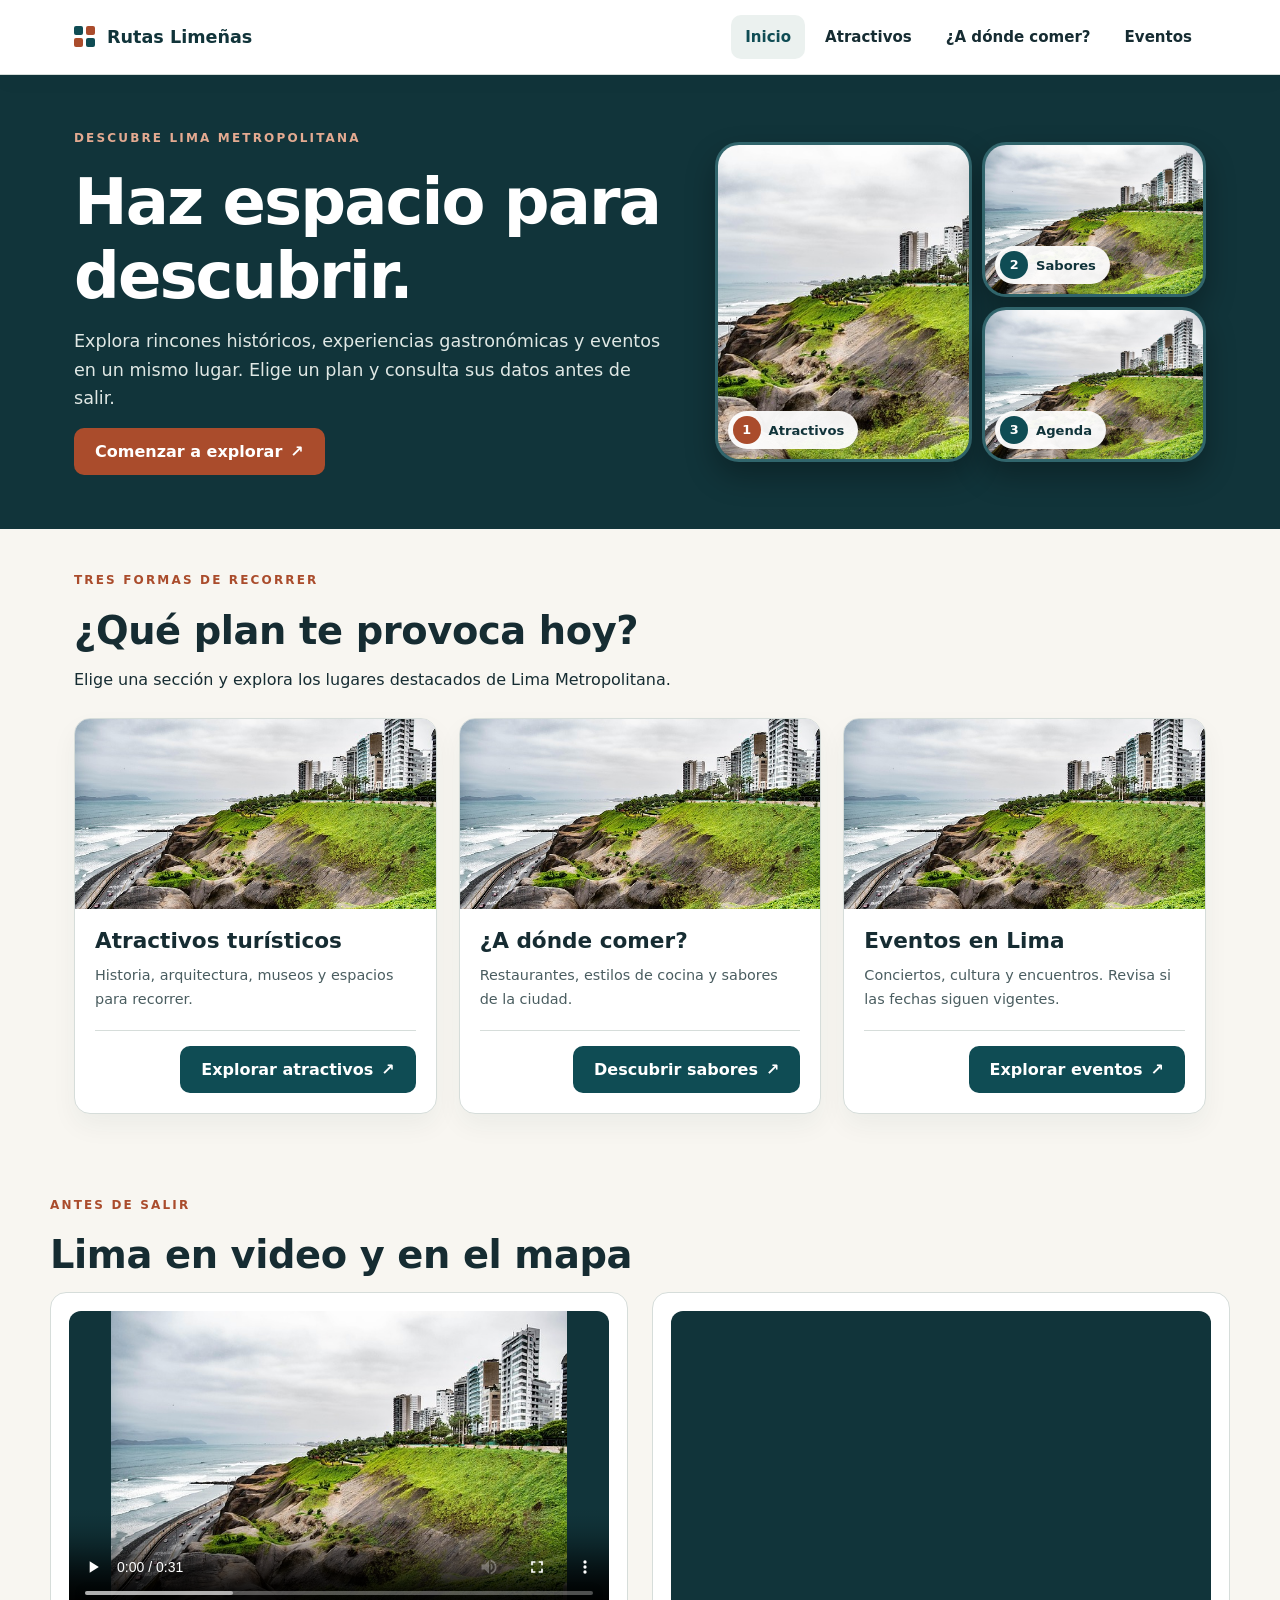
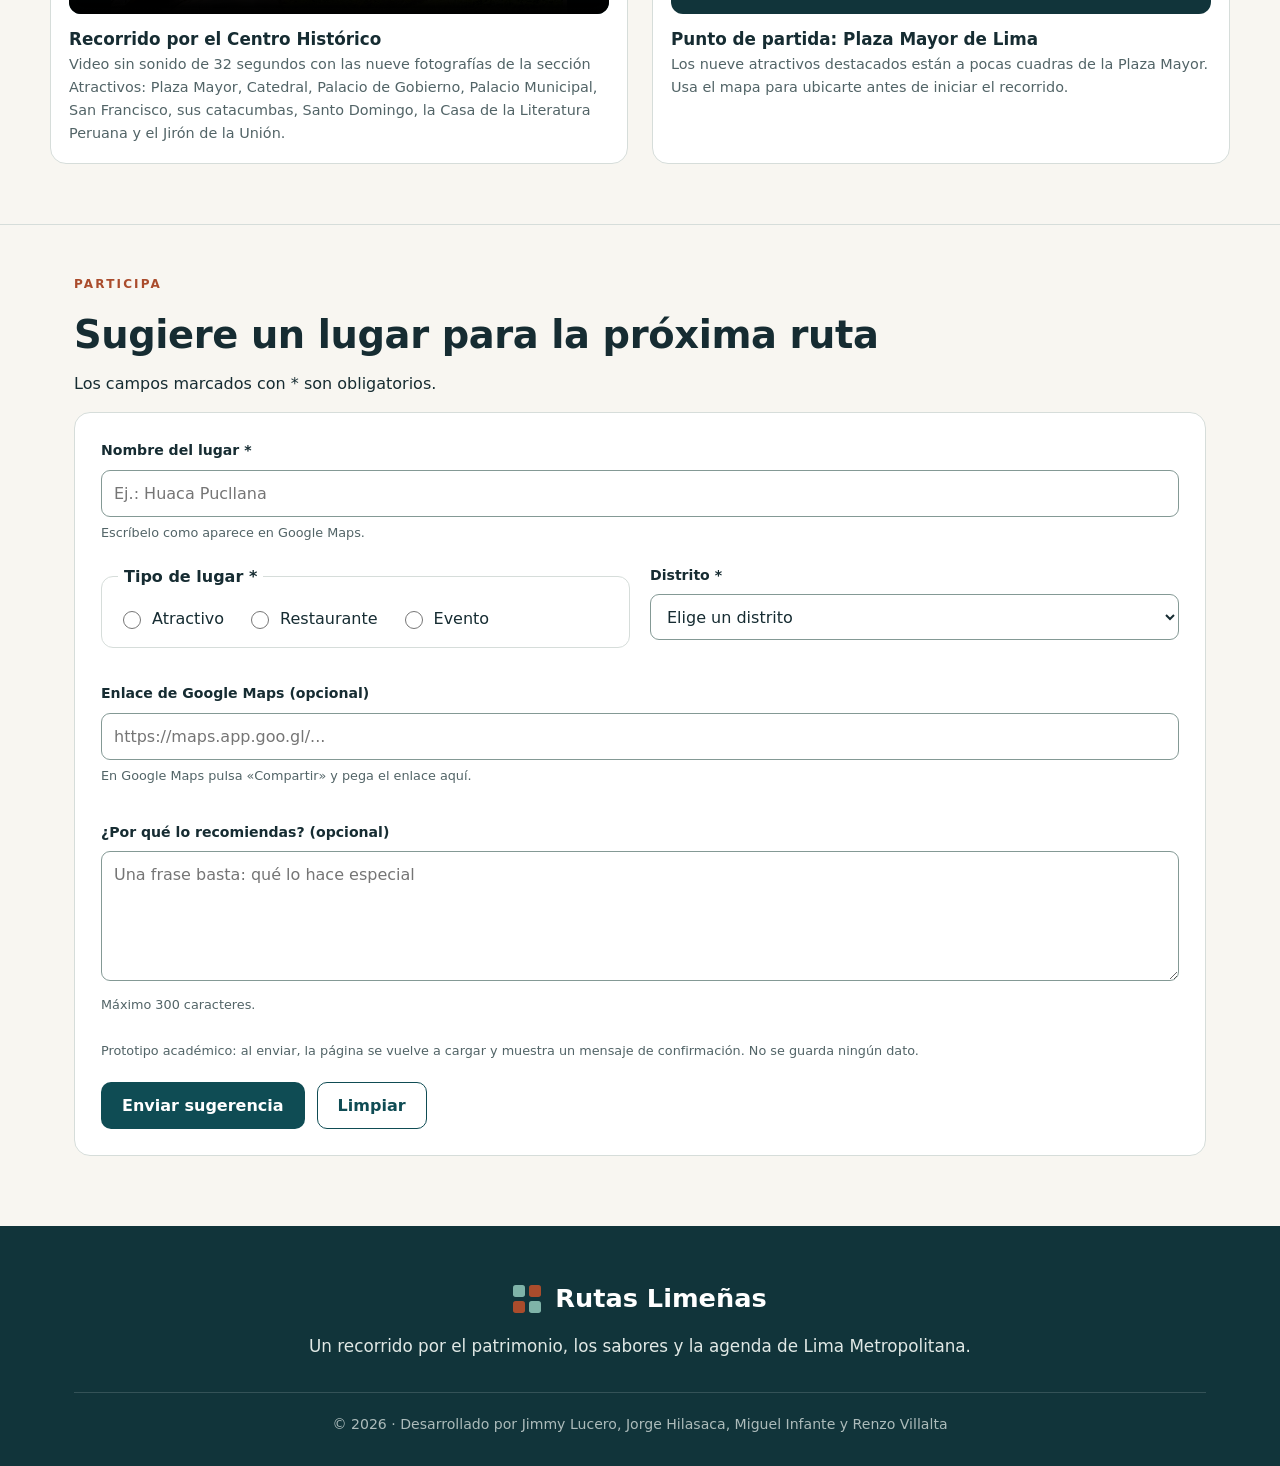
<file: index.html>
<!doctype html>
<!--
  ============================================================
  index.html · Portada de "Rutas Limeñas"
  ============================================================
-->
<html lang="es">
  <head>
    <meta charset="utf-8">
    <!-- Viewport: necesario para que las media queries funcionen en móviles -->
    <meta name="viewport" content="width=device-width, initial-scale=1">
    <meta name="theme-color" content="#11343a">
    <meta name="description" content="Rutas Limeñas reúne atractivos, restaurantes y eventos de Lima Metropolitana, con descripciones breves y enlaces a mapas.">
    <!-- Favicon -->
    <link rel="icon" href="imagenes/favicon.svg" type="image/svg+xml">
    <!-- Etiquetas para compartir (Open Graph). Sustituir SU-DOMINIO por el dominio real al publicar -->
    <meta property="og:type" content="website">
    <meta property="og:locale" content="es_PE">
    <meta property="og:site_name" content="Rutas Limeñas">
    <meta property="og:title" content="Rutas Limeñas">
    <meta property="og:description" content="Atractivos, restaurantes y eventos de Lima Metropolitana en un solo lugar.">
    <meta property="og:image" content="https://SU-DOMINIO/imagenes/grandes/atractivo_1.jpg">
    <title>Rutas Limeñas</title>

    <!-- Hoja de estilos externa: todo el diseño visual del sitio -->
    <link rel="stylesheet" href="css/estilos.css">
  </head>

  <body>
    <!-- Enlace de accesibilidad: salta directo al contenido con el teclado -->
    <a class="skip" href="#main">Saltar al contenido</a>

    <!-- ================= CABECERA ================= -->
    <header class="site-header">
      <div class="wrap nav">
        <!-- Logotipo: imagen SVG decorativa (el enlace ya tiene aria-label) -->
        <a class="brand" href="index.html" aria-label="Rutas Limeñas, ir al inicio">
          <img class="logo" src="imagenes/logo.svg" alt="" width="21" height="21">
          Rutas Limeñas
        </a>

        <!-- Menú móvil que se muestran en pantallas pequeñas. -->
        <input class="menu-check" type="checkbox" id="menu-check" aria-controls="nav-links">
        <label class="menu-toggle" for="menu-check">
          <span aria-hidden="true">☰</span> Menú
        </label>

        <!-- Navegación principal: aria-current marca la página actual -->
        <nav class="links" id="nav-links" aria-label="Navegación principal">
          <a href="index.html" aria-current="page">Inicio</a>
          <a href="atractivos.html">Atractivos</a>
          <a href="restaurantes.html">¿A dónde comer?</a>
          <a href="eventos.html">Eventos</a>
        </nav>
      </div>
    </header>

    <!-- ================= CONTENIDO PRINCIPAL ================= -->
    <main id="main">
      <!-- HERO: dos columnas (texto + ilustración) organizadas con CSS Grid -->
      <section class="hero" aria-labelledby="hero-titulo">
        <div class="wrap hero-inner">
          <div class="hero-text">
            <p class="eyebrow">Descubre Lima Metropolitana</p>
            <h1 id="hero-titulo">Haz espacio para descubrir.</h1>
            <p>Explora rincones históricos, experiencias gastronómicas y eventos en un mismo lugar. Elige un plan y consulta sus datos antes de salir.</p>
            <a class="btn btn-accent" href="#secciones">Comenzar a explorar <span aria-hidden="true">↗</span></a>
          </div>

          <!--
            Mosaico de tres fotos (CSS Grid): una grande y dos apiladas.
            Cada foto lleva un pin numerado y la etiqueta de su sección.
          -->
          <div class="hero-visual">
            <div class="hero-art" role="group" aria-label="Vista previa de las tres secciones del sitio">
              <figure class="hero-tile tile-1">
                <img src="imagenes/miniaturas/atractivo_1.jpg" width="800" height="450" decoding="async"
                     alt="Plaza Mayor de Lima con jardines, palmeras y la Catedral al fondo">
                <figcaption><span class="pin pin-1" aria-hidden="true">1</span> Atractivos</figcaption>
              </figure>
              <figure class="hero-tile">
                <img src="imagenes/miniaturas/restaurante_8.jpg" width="800" height="600" decoding="async"
                     alt="Vista aérea de La Rosa Náutica, restaurante sobre un muelle en el mar de Lima">
                <figcaption><span class="pin" aria-hidden="true">2</span> Sabores</figcaption>
              </figure>
              <figure class="hero-tile">
                <img src="imagenes/miniaturas/evento_13.jpg" width="800" height="534" decoding="async"
                     alt="Concierto con músicos en el escenario iluminado de azul y morado">
                <figcaption><span class="pin" aria-hidden="true">3</span> Agenda</figcaption>
              </figure>
            </div>
          </div>
        </div>
      </section>

      <!-- ================= CATÁLOGO: TRES SECCIONES ================= -->
      <section class="wrap catalog" id="secciones" aria-labelledby="titulo-secciones">
        <p class="eyebrow">Tres formas de recorrer</p>
        <h2 id="titulo-secciones">¿Qué plan te provoca hoy?</h2>
        <p>Elige una sección y explora los lugares destacados de Lima Metropolitana.</p>

        <!-- Rejilla de tarjetas: 3 columnas en escritorio, 2 en tablet, 1 en móvil -->
        <div class="cards">
          <article class="card" aria-labelledby="t-home-atractivos">
            <figure class="card-media">
              <img src="imagenes/miniaturas/atractivo_1.jpg"
                   srcset="imagenes/miniaturas/atractivo_1.jpg 800w, imagenes/grandes/atractivo_1.jpg 1200w"
                   sizes="(max-width: 680px) 100vw, (max-width: 920px) 50vw, 380px"
                   width="800" height="450" loading="lazy" decoding="async"
                   alt="Plaza Mayor de Lima con jardines, palmeras y la Catedral al fondo">
            </figure>
            <div class="card-body">
              <h3 id="t-home-atractivos">Atractivos turísticos</h3>
              <p>Historia, arquitectura, museos y espacios para recorrer.</p>
              <div class="card-bottom">
                <a class="btn btn-primary" href="atractivos.html">Explorar atractivos <span aria-hidden="true">↗</span></a>
              </div>
            </div>
          </article>

          <article class="card" aria-labelledby="t-home-restaurantes">
            <figure class="card-media">
              <img src="imagenes/miniaturas/restaurante_8.jpg"
                   srcset="imagenes/miniaturas/restaurante_8.jpg 800w, imagenes/grandes/restaurante_8.jpg 1600w"
                   sizes="(max-width: 680px) 100vw, (max-width: 920px) 50vw, 380px"
                   width="800" height="600" loading="lazy" decoding="async"
                   alt="Vista aérea de La Rosa Náutica, restaurante sobre un muelle en el mar de Lima">
            </figure>
            <div class="card-body">
              <h3 id="t-home-restaurantes">¿A dónde comer?</h3>
              <p>Restaurantes, estilos de cocina y sabores de la ciudad.</p>
              <div class="card-bottom">
                <a class="btn btn-primary" href="restaurantes.html">Descubrir sabores <span aria-hidden="true">↗</span></a>
              </div>
            </div>
          </article>

          <article class="card" aria-labelledby="t-home-eventos">
            <figure class="card-media">
              <img src="imagenes/miniaturas/evento_13.jpg"
                   srcset="imagenes/miniaturas/evento_13.jpg 800w, imagenes/grandes/evento_13.jpg 1600w"
                   sizes="(max-width: 680px) 100vw, (max-width: 920px) 50vw, 380px"
                   width="800" height="534" loading="lazy" decoding="async"
                   alt="Concierto con músicos en el escenario iluminado de azul y morado">
            </figure>
            <div class="card-body">
              <h3 id="t-home-eventos">Eventos en Lima</h3>
              <p>Conciertos, cultura y encuentros. Revisa si las fechas siguen vigentes.</p>
              <div class="card-bottom">
                <a class="btn btn-primary" href="eventos.html">Explorar eventos <span aria-hidden="true">↗</span></a>
              </div>
            </div>
          </article>
        </div>
      </section>

      <!-- ================= MULTIMEDIA: VIDEO Y MAPA ================= -->
      <section class="wrap media" id="multimedia" aria-labelledby="titulo-multimedia">
        <p class="eyebrow">Antes de salir</p>
        <h2 id="titulo-multimedia">Lima en video y en el mapa</h2>

        <!-- Dos bloques con Flexbox que se apilan en pantallas angostas -->
        <div class="media-grid">
          <!--
            <video> con archivo local. controls muestra los botones del
            navegador; preload="metadata" evita descargar todo el video al
            abrir la página; poster es la imagen previa. (autoplay no se usa
            para no reproducir contenido sin que la persona lo pida).
          -->
          <figure class="media-item">
            <video controls preload="metadata" width="1280" height="720"
                   poster="imagenes/miniaturas/atractivo_1.jpg"
                   aria-describedby="video-descripcion">
              <!-- El navegador usa el primer formato que pueda reproducir -->
              <source src="multimedia/recorrido-centro-historico.mp4" type="video/mp4">
              <source src="multimedia/recorrido-centro-historico.webm" type="video/webm">
              <p>
                Tu navegador no reproduce video HTML5.
                <a href="multimedia/recorrido-centro-historico.mp4">Descarga el video</a>.
              </p>
            </video>
            <figcaption id="video-descripcion">
              <strong>Recorrido por el Centro Histórico</strong>
              Video sin sonido de 32 segundos con las nueve fotografías de la
              sección Atractivos: Plaza Mayor, Catedral, Palacio de Gobierno,
              Palacio Municipal, San Francisco, sus catacumbas, Santo Domingo,
              la Casa de la Literatura Peruana y el Jirón de la Unión.
            </figcaption>
          </figure>

          <!-- <iframe> de Google Maps: integración de un recurso externo -->
          <figure class="media-item">
            <iframe src="https://www.google.com/maps?q=Plaza%20Mayor%20de%20Lima%20Lima%20Peru&amp;hl=es&amp;output=embed"
                    title="Mapa del Centro Histórico de Lima alrededor de la Plaza Mayor"
                    width="600" height="338" loading="lazy"
                    referrerpolicy="no-referrer-when-downgrade"></iframe>
            <figcaption>
              <strong>Punto de partida: Plaza Mayor de Lima</strong>
              Los nueve atractivos destacados están a pocas cuadras de la Plaza
              Mayor. Usa el mapa para ubicarte antes de iniciar el recorrido.
            </figcaption>
          </figure>
        </div>
      </section>

      <!-- ================= FORMULARIO DE SUGERENCIAS ================= -->
      <section class="sugerencias" id="sugerencias" aria-labelledby="titulo-sugerencias">
        <div class="wrap">
          <p class="eyebrow">Participa</p>
          <h2 id="titulo-sugerencias">Sugiere un lugar para la próxima ruta</h2>
          <p>Los campos marcados con * son obligatorios.</p>

          <!--
            Mensaje de confirmación: oculto con CSS hasta que la dirección
            termina en #gracias. El formulario se envía a index.html#gracias,
            por eso la pseudoclase :target lo muestra al volver a cargar.
          -->
          <div class="gracias" id="gracias" role="status" tabindex="-1">
            <strong>¡Gracias por tu sugerencia!</strong>
            El navegador comprobó que los campos están completos. Este sitio es
            estático: no envía ni guarda tus datos en ningún servidor.
          </div>

          <!--
            Validación nativa de HTML5: required, type="url", pattern, minlength y
            maxlength. El navegador no permite enviar si algo falta.
            method="get" y action a la misma página porque el sitio no tiene
            servidor que reciba los datos.
          -->
          <form class="form" action="index.html#gracias" method="get" aria-describedby="nota-formulario">
            <!-- 1. Nombre del lugar: el dato clave de la sugerencia -->
            <div class="field ancho-completo">
              <label for="lugar">Nombre del lugar *</label>
              <input id="lugar" name="lugar" type="text" minlength="3" maxlength="120"
                     placeholder="Ej.: Huaca Pucllana" required aria-describedby="ayuda-lugar">
              <p class="hint" id="ayuda-lugar">Escríbelo como aparece en Google Maps.</p>
            </div>

            <!-- 2. Tipo de lugar: indica a qué sección se agregaría -->
            <fieldset>
              <legend>Tipo de lugar *</legend>
              <div class="opciones">
                <label><input type="radio" name="tipo" value="atractivo" required> Atractivo</label>
                <label><input type="radio" name="tipo" value="restaurante"> Restaurante</label>
                <label><input type="radio" name="tipo" value="evento"> Evento</label>
              </div>
            </fieldset>

            <!-- 3. Distrito -->
            <div class="field">
              <label for="distrito">Distrito *</label>
                <select id="distrito" name="distrito" required>
                  <option value="">Elige un distrito</option>
                  <option value="barranco">Barranco</option>
                  <option value="chorrillos">Chorrillos</option>
                  <option value="la-molina">La Molina</option>
                  <option value="lima">Lima</option>
                  <option value="lurin">Lurín</option>
                  <option value="magdalena-del-mar">Magdalena del Mar</option>
                  <option value="miraflores">Miraflores</option>
                  <option value="pueblo-libre">Pueblo Libre</option>
                  <option value="rimac">Rímac</option>
                  <option value="san-borja">San Borja</option>
                  <option value="san-isidro">San Isidro</option>
                  <option value="san-miguel">San Miguel</option>
                  <option value="santiago-de-surco">Santiago de Surco</option>
                  <option value="surquillo">Surquillo</option>
                </select>
            </div>

            <!--
              4. Enlace de Google Maps (opcional). type="url" + pattern: el
              navegador solo acepta enlaces de Google Maps (o vacío).
            -->
            <div class="field ancho-completo">
              <label for="mapa">Enlace de Google Maps (opcional)</label>
              <input id="mapa" name="mapa" type="url" inputmode="url" maxlength="300"
                     placeholder="https://maps.app.goo.gl/..."
                     pattern="https://(www\.)?(google\.[a-z.]+/maps|maps\.app\.goo\.gl|goo\.gl/maps).*"
                     title="Pega un enlace de Google Maps, por ejemplo https://maps.app.goo.gl/..."
                     aria-describedby="ayuda-mapa">
              <p class="hint" id="ayuda-mapa">En Google Maps pulsa «Compartir» y pega el enlace aquí.</p>
            </div>

            <!-- 5. Motivo (opcional, una frase basta) -->
            <div class="field ancho-completo">
              <label for="mensaje">¿Por qué lo recomiendas? (opcional)</label>
              <textarea id="mensaje" name="mensaje" rows="3" maxlength="300"
                        placeholder="Una frase basta: qué lo hace especial"
                        aria-describedby="ayuda-mensaje"></textarea>
              <p class="hint" id="ayuda-mensaje">Máximo 300 caracteres.</p>
            </div>

            <p class="hint ancho-completo" id="nota-formulario">
              Prototipo académico: al enviar, la página se vuelve a cargar y muestra
              un mensaje de confirmación. No se guarda ningún dato.
            </p>

            <div class="form-actions ancho-completo">
              <button class="btn btn-primary" type="submit">Enviar sugerencia</button>
              <button class="btn btn-light" type="reset">Limpiar</button>
            </div>
          </form>
        </div>
      </section>
    </main>

    <!-- ================= PIE DE PÁGINA ================= -->
    <footer class="site-footer">
      <!-- Composición centrada: marca, frase y, bajo una línea, el año y los autores -->
      <div class="wrap footer-inner">
        <a class="brand brand-footer" href="index.html" aria-label="Rutas Limeñas, ir al inicio">
          <img class="logo" src="imagenes/logo-claro.svg" alt="" width="28" height="28">
          Rutas Limeñas
        </a>
        <p class="footer-lema">Un recorrido por el patrimonio, los sabores y la agenda de Lima Metropolitana.</p>

        <p class="footer-bottom">
          © 2026 · Desarrollado por Jimmy Lucero, Jorge Hilasaca, Miguel Infante y Renzo Villalta
        </p>
      </div>
    </footer>
  </body>
</html>
</file>
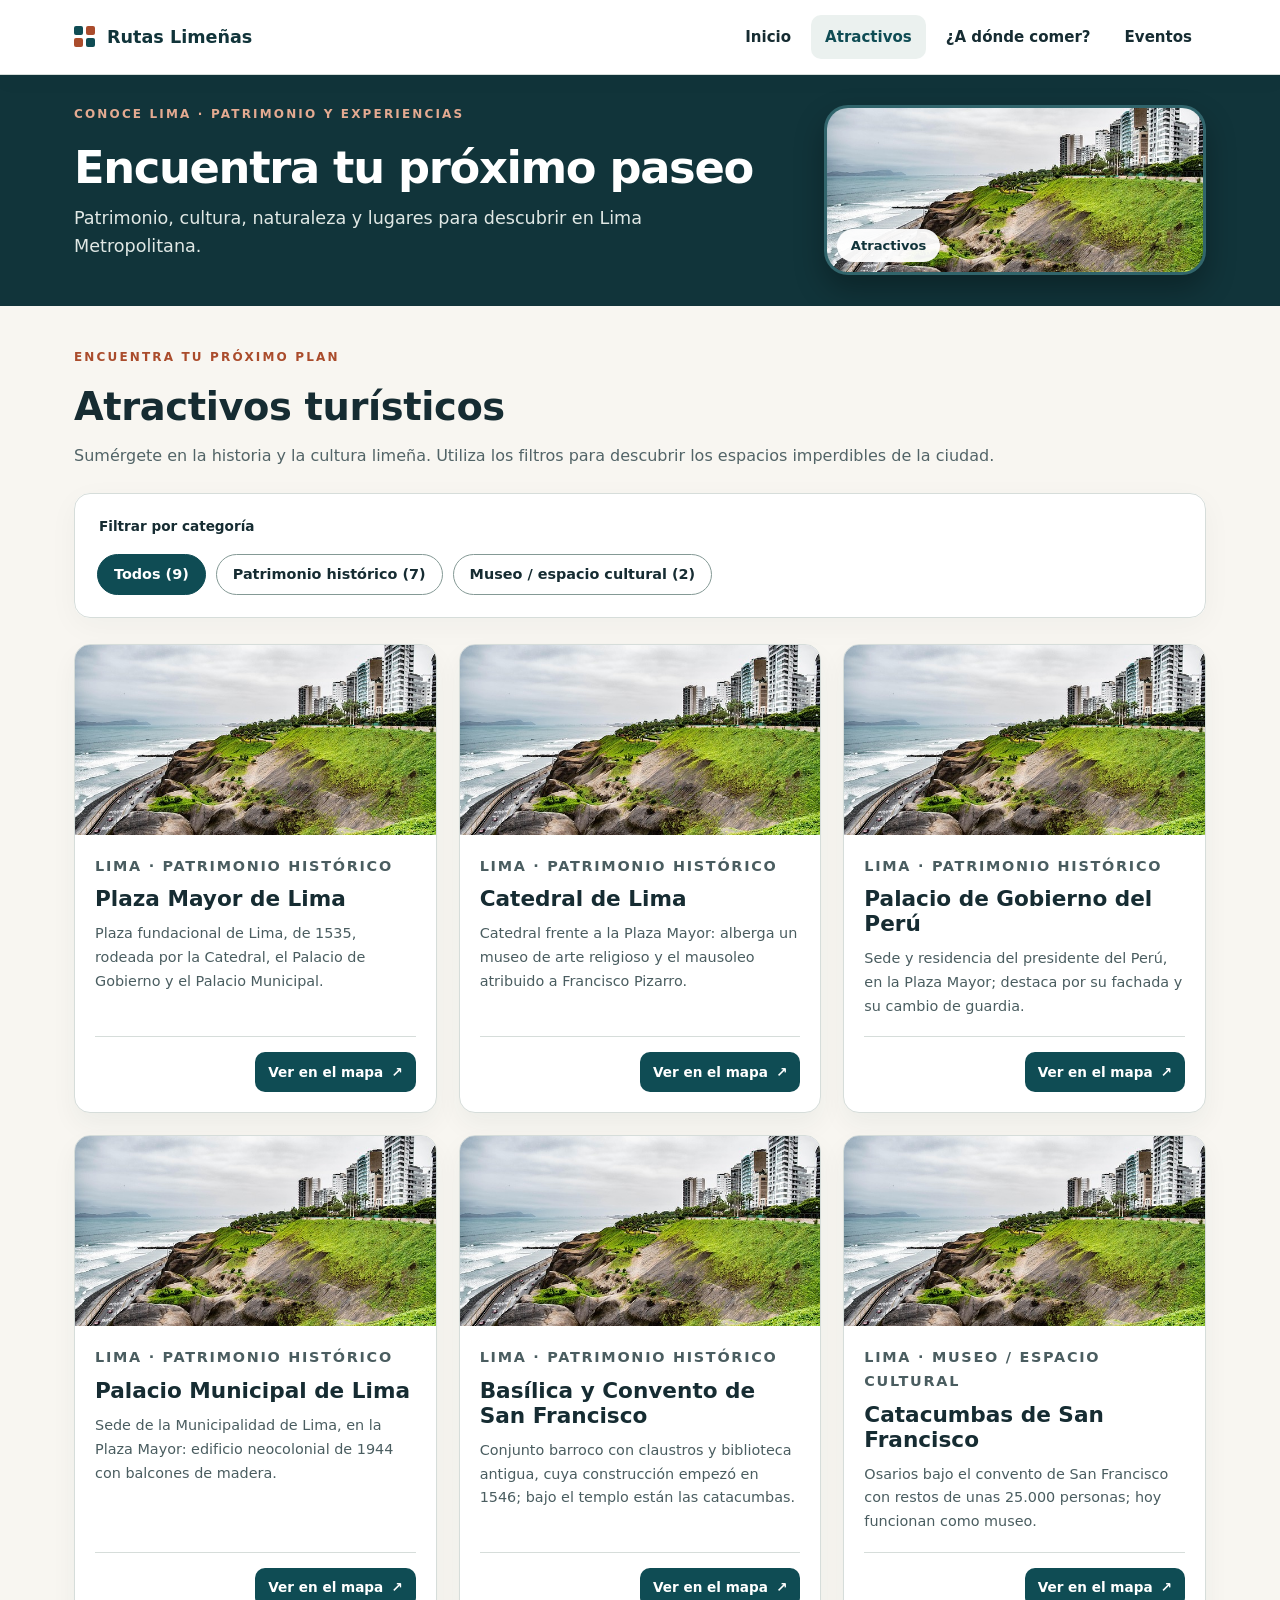
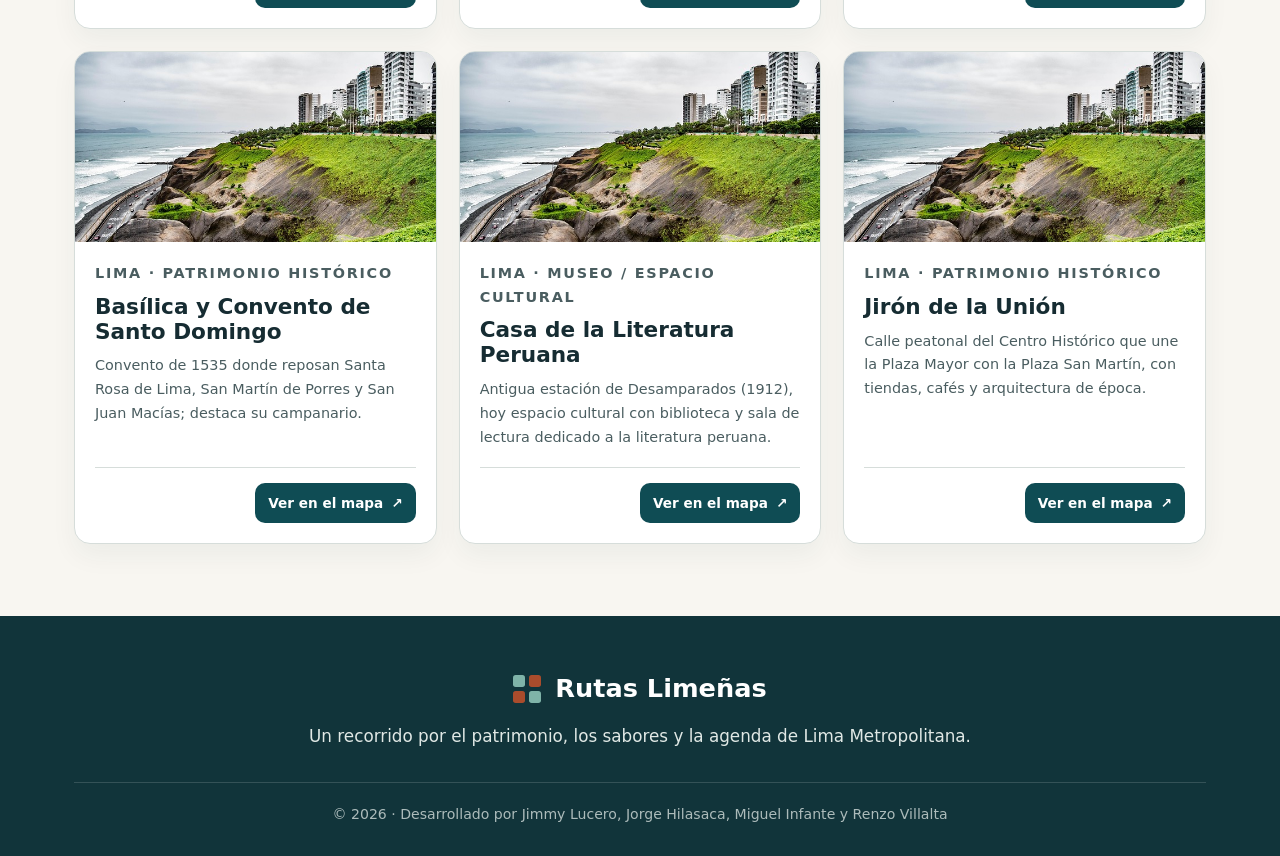
<file: atractivos.html>
<!doctype html>
<!--
  ============================================================
  atractivos.html · Sección "Atractivos turísticos" de "Rutas Limeñas"
  ============================================================
-->
<html lang="es">
  <head>
    <meta charset="utf-8">
    <!-- Viewport: necesario para que las media queries funcionen en móviles -->
    <meta name="viewport" content="width=device-width, initial-scale=1">
    <meta name="theme-color" content="#11343a">
    <meta name="description" content="Nueve atractivos del centro histórico de Lima: plazas, iglesias, palacios, catacumbas y casas culturales, con filtro por categoría y enlace al mapa.">
    <!-- Favicon -->
    <link rel="icon" href="imagenes/favicon.svg" type="image/svg+xml">
    <!-- Etiquetas para compartir (Open Graph). Sustituir SU-DOMINIO por el dominio real al publicar -->
    <meta property="og:type" content="website">
    <meta property="og:locale" content="es_PE">
    <meta property="og:site_name" content="Rutas Limeñas">
    <meta property="og:title" content="Atractivos turísticos | Rutas Limeñas">
    <meta property="og:description" content="Nueve atractivos del centro histórico de Lima, con filtro por categoría y enlace al mapa.">
    <meta property="og:image" content="https://SU-DOMINIO/imagenes/grandes/atractivo_1.jpg">
    <title>Atractivos turísticos | Rutas Limeñas</title>

    <!-- Hoja de estilos externa: todo el diseño visual del sitio -->
    <link rel="stylesheet" href="css/estilos.css">
  </head>

  <body>
    <!-- Enlace de accesibilidad: salta directo al contenido con el teclado -->
    <a class="skip" href="#main">Saltar al contenido</a>

    <!-- ================= CABECERA ================= -->
    <header class="site-header">
      <div class="wrap nav">
        <!-- Logotipo: imagen SVG decorativa (el enlace ya tiene aria-label) -->
        <a class="brand" href="index.html" aria-label="Rutas Limeñas, ir al inicio">
          <img class="logo" src="imagenes/logo.svg" alt="" width="21" height="21">
          Rutas Limeñas
        </a>

        <!-- Menú móvil que se muestran en pantallas pequeñas. -->
        <input class="menu-check" type="checkbox" id="menu-check" aria-controls="nav-links">
        <label class="menu-toggle" for="menu-check">
          <span aria-hidden="true">☰</span> Menú
        </label>

        <!-- Navegación principal: aria-current marca la página actual -->
        <nav class="links" id="nav-links" aria-label="Navegación principal">
          <a href="index.html">Inicio</a>
          <a href="atractivos.html" aria-current="page">Atractivos</a>
          <a href="restaurantes.html">¿A dónde comer?</a>
          <a href="eventos.html">Eventos</a>
        </nav>
      </div>
    </header>

    <!-- ================= CONTENIDO PRINCIPAL ================= -->
    <main id="main">
      <!-- HERO LIGERO: título, texto y una sola foto de la sección (sin botón) -->
      <section class="hero hero-ligero" aria-labelledby="hero-titulo">
        <div class="wrap hero-inner">
          <div class="hero-text">
            <p class="eyebrow">Conoce Lima · Patrimonio y experiencias</p>
            <h1 id="hero-titulo">Encuentra tu próximo paseo</h1>
            <p>Patrimonio, cultura, naturaleza y lugares para descubrir en Lima Metropolitana.</p>
          </div>

          <div class="hero-visual">
            <figure class="hero-art hero-tile">
              <img src="imagenes/miniaturas/atractivo_1.jpg" width="800" height="450" decoding="async"
                   alt="Plaza Mayor de Lima con jardines, palmeras y la Catedral al fondo">
              <figcaption>Atractivos</figcaption>
            </figure>
          </div>
        </div>
      </section>

      <div class="wrap">
        <!-- ================= CATÁLOGO ================= -->
        <section class="catalog" id="explorar" aria-labelledby="titulo-seccion">
          <div class="section-head">
            <p class="eyebrow">Encuentra tu próximo plan</p>
            <h2 id="titulo-seccion">Atractivos turísticos</h2>
            <p>Sumérgete en la historia y la cultura limeña. Utiliza los filtros para descubrir los espacios imperdibles de la ciudad.</p>
          </div>

          <!--
            FILTROS
            Cada <input type="radio"> va seguido de su <label>. En
            estilos.css, ".catalog:has(#f-X:checked)" oculta las tarjetas
            que no tienen la clase f-X.
          -->
          <fieldset class="filtros">
            <legend>Filtrar por categoría</legend>
            <input class="visualmente-oculto" type="radio" name="filtro" id="f-todos" checked>
            <label for="f-todos">Todos (9)</label>
            <input class="visualmente-oculto" type="radio" name="filtro" id="f-patrimonio">
            <label for="f-patrimonio">Patrimonio histórico (7)</label>
            <input class="visualmente-oculto" type="radio" name="filtro" id="f-museo">
            <label for="f-museo">Museo / espacio cultural (2)</label>
          </fieldset>

          <!-- Rejilla de tarjetas: 3 columnas en escritorio, 2 en tablet y 1 en móvil -->
          <div class="cards">
          <!-- Tarjeta 1 · Plaza Mayor de Lima -->
          <article class="card f-patrimonio" aria-labelledby="t-plaza-mayor-de-lima">
            <figure class="card-media">
              <img src="imagenes/miniaturas/atractivo_1.jpg"
                   srcset="imagenes/miniaturas/atractivo_1.jpg 800w, imagenes/grandes/atractivo_1.jpg 1200w"
                   sizes="(max-width: 680px) 100vw, (max-width: 920px) 50vw, 380px"
                   width="800" height="450" loading="lazy" decoding="async"
                   alt="Plaza Mayor de Lima con jardines, palmeras y la Catedral al fondo">
            </figure>

            <div class="card-body">
              <p class="kicker">Lima · Patrimonio histórico</p>
              <h3 id="t-plaza-mayor-de-lima">Plaza Mayor de Lima</h3>
              <p>Plaza fundacional de Lima, de 1535, rodeada por la Catedral, el Palacio de Gobierno y el Palacio Municipal.</p>

              <div class="card-bottom">
                <a class="btn btn-primary small" href="https://www.google.com/maps/search/?api=1&amp;query=Plaza%20Mayor%20de%20Lima%20Lima%20Lima%20Peru" target="_blank" rel="noopener noreferrer">
                  Ver en el mapa <span aria-hidden="true">↗</span><span class="visualmente-oculto">: Plaza Mayor de Lima (se abre en una pestaña nueva)</span>
                </a>
              </div>
            </div>
          </article>

          <!-- Tarjeta 2 · Catedral de Lima -->
          <article class="card f-patrimonio" aria-labelledby="t-catedral-de-lima">
            <figure class="card-media">
              <img src="imagenes/miniaturas/atractivo_2.jpg"
                   srcset="imagenes/miniaturas/atractivo_2.jpg 800w, imagenes/grandes/atractivo_2.jpg 1005w"
                   sizes="(max-width: 680px) 100vw, (max-width: 920px) 50vw, 380px"
                   width="800" height="815" loading="lazy" decoding="async"
                   alt="Fachada de la Catedral de Lima con sus dos torres">
            </figure>

            <div class="card-body">
              <p class="kicker">Lima · Patrimonio histórico</p>
              <h3 id="t-catedral-de-lima">Catedral de Lima</h3>
              <p>Catedral frente a la Plaza Mayor: alberga un museo de arte religioso y el mausoleo atribuido a Francisco Pizarro.</p>

              <div class="card-bottom">
                <a class="btn btn-primary small" href="https://www.google.com/maps/search/?api=1&amp;query=Catedral%20de%20Lima%20Lima%20Lima%20Peru" target="_blank" rel="noopener noreferrer">
                  Ver en el mapa <span aria-hidden="true">↗</span><span class="visualmente-oculto">: Catedral de Lima (se abre en una pestaña nueva)</span>
                </a>
              </div>
            </div>
          </article>

          <!-- Tarjeta 3 · Palacio de Gobierno del Perú -->
          <article class="card f-patrimonio" aria-labelledby="t-palacio-de-gobierno-del-peru">
            <figure class="card-media">
              <img src="imagenes/miniaturas/atractivo_3.jpg"
                   srcset="imagenes/miniaturas/atractivo_3.jpg 800w, imagenes/grandes/atractivo_3.jpg 1600w"
                   sizes="(max-width: 680px) 100vw, (max-width: 920px) 50vw, 380px"
                   width="800" height="534" loading="lazy" decoding="async"
                   alt="Fachada del Palacio de Gobierno del Perú con la bandera nacional">
            </figure>

            <div class="card-body">
              <p class="kicker">Lima · Patrimonio histórico</p>
              <h3 id="t-palacio-de-gobierno-del-peru">Palacio de Gobierno del Perú</h3>
              <p>Sede y residencia del presidente del Perú, en la Plaza Mayor; destaca por su fachada y su cambio de guardia.</p>

              <div class="card-bottom">
                <a class="btn btn-primary small" href="https://www.google.com/maps/search/?api=1&amp;query=Palacio%20de%20Gobierno%20del%20Per%C3%BA%20Lima%20Lima%20Peru" target="_blank" rel="noopener noreferrer">
                  Ver en el mapa <span aria-hidden="true">↗</span><span class="visualmente-oculto">: Palacio de Gobierno del Perú (se abre en una pestaña nueva)</span>
                </a>
              </div>
            </div>
          </article>

          <!-- Tarjeta 4 · Palacio Municipal de Lima -->
          <article class="card f-patrimonio" aria-labelledby="t-palacio-municipal-de-lima">
            <figure class="card-media">
              <img src="imagenes/miniaturas/atractivo_4.jpg"
                   srcset="imagenes/miniaturas/atractivo_4.jpg 800w, imagenes/grandes/atractivo_4.jpg 1023w"
                   sizes="(max-width: 680px) 100vw, (max-width: 920px) 50vw, 380px"
                   width="800" height="533" loading="lazy" decoding="async"
                   alt="Palacio Municipal de Lima, edificio amarillo con balcones de madera">
            </figure>

            <div class="card-body">
              <p class="kicker">Lima · Patrimonio histórico</p>
              <h3 id="t-palacio-municipal-de-lima">Palacio Municipal de Lima</h3>
              <p>Sede de la Municipalidad de Lima, en la Plaza Mayor: edificio neocolonial de 1944 con balcones de madera.</p>

              <div class="card-bottom">
                <a class="btn btn-primary small" href="https://www.google.com/maps/search/?api=1&amp;query=Palacio%20Municipal%20de%20Lima%20Lima%20Lima%20Peru" target="_blank" rel="noopener noreferrer">
                  Ver en el mapa <span aria-hidden="true">↗</span><span class="visualmente-oculto">: Palacio Municipal de Lima (se abre en una pestaña nueva)</span>
                </a>
              </div>
            </div>
          </article>

          <!-- Tarjeta 5 · Basílica y Convento de San Francisco -->
          <article class="card f-patrimonio" aria-labelledby="t-basilica-y-convento-de-san-francisco">
            <figure class="card-media">
              <img src="imagenes/miniaturas/atractivo_5.jpg"
                   srcset="imagenes/miniaturas/atractivo_5.jpg 800w, imagenes/grandes/atractivo_5.jpg 1600w"
                   sizes="(max-width: 680px) 100vw, (max-width: 920px) 50vw, 380px"
                   width="800" height="512" loading="lazy" decoding="async"
                   alt="Basílica y Convento de San Francisco frente a su plaza">
            </figure>

            <div class="card-body">
              <p class="kicker">Lima · Patrimonio histórico</p>
              <h3 id="t-basilica-y-convento-de-san-francisco">Basílica y Convento de San Francisco</h3>
              <p>Conjunto barroco con claustros y biblioteca antigua, cuya construcción empezó en 1546; bajo el templo están las catacumbas.</p>

              <div class="card-bottom">
                <a class="btn btn-primary small" href="https://www.google.com/maps/search/?api=1&amp;query=Bas%C3%ADlica%20y%20Convento%20de%20San%20Francisco%20Lima%20Lima%20Peru" target="_blank" rel="noopener noreferrer">
                  Ver en el mapa <span aria-hidden="true">↗</span><span class="visualmente-oculto">: Basílica y Convento de San Francisco (se abre en una pestaña nueva)</span>
                </a>
              </div>
            </div>
          </article>

          <!-- Tarjeta 6 · Catacumbas de San Francisco -->
          <article class="card f-museo" aria-labelledby="t-catacumbas-de-san-francisco">
            <figure class="card-media">
              <img src="imagenes/miniaturas/atractivo_6.jpg"
                   srcset="imagenes/miniaturas/atractivo_6.jpg 800w, imagenes/grandes/atractivo_6.jpg 1600w"
                   sizes="(max-width: 680px) 100vw, (max-width: 920px) 50vw, 380px"
                   width="800" height="450" loading="lazy" decoding="async"
                   alt="Galería subterránea de ladrillo iluminada en las Catacumbas de San Francisco">
            </figure>

            <div class="card-body">
              <p class="kicker">Lima · Museo / espacio cultural</p>
              <h3 id="t-catacumbas-de-san-francisco">Catacumbas de San Francisco</h3>
              <p>Osarios bajo el convento de San Francisco con restos de unas 25.000 personas; hoy funcionan como museo.</p>

              <div class="card-bottom">
                <a class="btn btn-primary small" href="https://www.google.com/maps/search/?api=1&amp;query=Catacumbas%20de%20San%20Francisco%20Lima%20Lima%20Peru" target="_blank" rel="noopener noreferrer">
                  Ver en el mapa <span aria-hidden="true">↗</span><span class="visualmente-oculto">: Catacumbas de San Francisco (se abre en una pestaña nueva)</span>
                </a>
              </div>
            </div>
          </article>

          <!-- Tarjeta 7 · Basílica y Convento de Santo Domingo -->
          <article class="card f-patrimonio" aria-labelledby="t-basilica-y-convento-de-santo-domingo">
            <figure class="card-media">
              <img src="imagenes/miniaturas/atractivo_7.jpg"
                   srcset="imagenes/miniaturas/atractivo_7.jpg 800w, imagenes/grandes/atractivo_7.jpg 1232w"
                   sizes="(max-width: 680px) 100vw, (max-width: 920px) 50vw, 380px"
                   width="800" height="533" loading="lazy" decoding="async"
                   alt="Claustro con arcos y azulejos del Convento de Santo Domingo">
            </figure>

            <div class="card-body">
              <p class="kicker">Lima · Patrimonio histórico</p>
              <h3 id="t-basilica-y-convento-de-santo-domingo">Basílica y Convento de Santo Domingo</h3>
              <p>Convento de 1535 donde reposan Santa Rosa de Lima, San Martín de Porres y San Juan Macías; destaca su campanario.</p>

              <div class="card-bottom">
                <a class="btn btn-primary small" href="https://www.google.com/maps/search/?api=1&amp;query=Bas%C3%ADlica%20y%20Convento%20de%20Santo%20Domingo%20Lima%20Lima%20Peru" target="_blank" rel="noopener noreferrer">
                  Ver en el mapa <span aria-hidden="true">↗</span><span class="visualmente-oculto">: Basílica y Convento de Santo Domingo (se abre en una pestaña nueva)</span>
                </a>
              </div>
            </div>
          </article>

          <!-- Tarjeta 8 · Casa de la Literatura Peruana -->
          <article class="card f-museo" aria-labelledby="t-casa-de-la-literatura-peruana">
            <figure class="card-media">
              <img src="imagenes/miniaturas/atractivo_8.jpg"
                   srcset="imagenes/miniaturas/atractivo_8.jpg 800w, imagenes/grandes/atractivo_8.jpg 1600w"
                   sizes="(max-width: 680px) 100vw, (max-width: 920px) 50vw, 380px"
                   width="800" height="534" loading="lazy" decoding="async"
                   alt="Fachada de la Casa de la Literatura Peruana, antigua estación Desamparados">
            </figure>

            <div class="card-body">
              <p class="kicker">Lima · Museo / espacio cultural</p>
              <h3 id="t-casa-de-la-literatura-peruana">Casa de la Literatura Peruana</h3>
              <p>Antigua estación de Desamparados (1912), hoy espacio cultural con biblioteca y sala de lectura dedicado a la literatura peruana.</p>

              <div class="card-bottom">
                <a class="btn btn-primary small" href="https://www.google.com/maps/search/?api=1&amp;query=Casa%20de%20la%20Literatura%20Peruana%20Lima%20Lima%20Peru" target="_blank" rel="noopener noreferrer">
                  Ver en el mapa <span aria-hidden="true">↗</span><span class="visualmente-oculto">: Casa de la Literatura Peruana (se abre en una pestaña nueva)</span>
                </a>
              </div>
            </div>
          </article>

          <!-- Tarjeta 9 · Jirón de la Unión -->
          <article class="card f-patrimonio" aria-labelledby="t-jiron-de-la-union">
            <figure class="card-media">
              <img src="imagenes/miniaturas/atractivo_9.jpg"
                   srcset="imagenes/miniaturas/atractivo_9.jpg 800w, imagenes/grandes/atractivo_9.jpg 1600w"
                   sizes="(max-width: 680px) 100vw, (max-width: 920px) 50vw, 380px"
                   width="800" height="450" loading="lazy" decoding="async"
                   alt="Personas caminando por el Jirón de la Unión, calle peatonal del centro">
            </figure>

            <div class="card-body">
              <p class="kicker">Lima · Patrimonio histórico</p>
              <h3 id="t-jiron-de-la-union">Jirón de la Unión</h3>
              <p>Calle peatonal del Centro Histórico que une la Plaza Mayor con la Plaza San Martín, con tiendas, cafés y arquitectura de época.</p>

              <div class="card-bottom">
                <a class="btn btn-primary small" href="https://www.google.com/maps/search/?api=1&amp;query=Jir%C3%B3n%20de%20la%20Uni%C3%B3n%20Lima%20Lima%20Peru" target="_blank" rel="noopener noreferrer">
                  Ver en el mapa <span aria-hidden="true">↗</span><span class="visualmente-oculto">: Jirón de la Unión (se abre en una pestaña nueva)</span>
                </a>
              </div>
            </div>
          </article>

          </div>

        </section>
      </div>
    </main>

    <!-- ================= PIE DE PÁGINA ================= -->
    <footer class="site-footer">
      <!-- Composición centrada: marca, frase y, bajo una línea, el año y los autores -->
      <div class="wrap footer-inner">
        <a class="brand brand-footer" href="index.html" aria-label="Rutas Limeñas, ir al inicio">
          <img class="logo" src="imagenes/logo-claro.svg" alt="" width="28" height="28">
          Rutas Limeñas
        </a>
        <p class="footer-lema">Un recorrido por el patrimonio, los sabores y la agenda de Lima Metropolitana.</p>

        <p class="footer-bottom">
          © 2026 · Desarrollado por Jimmy Lucero, Jorge Hilasaca, Miguel Infante y Renzo Villalta
        </p>
      </div>
    </footer>
  </body>
</html>
</file>
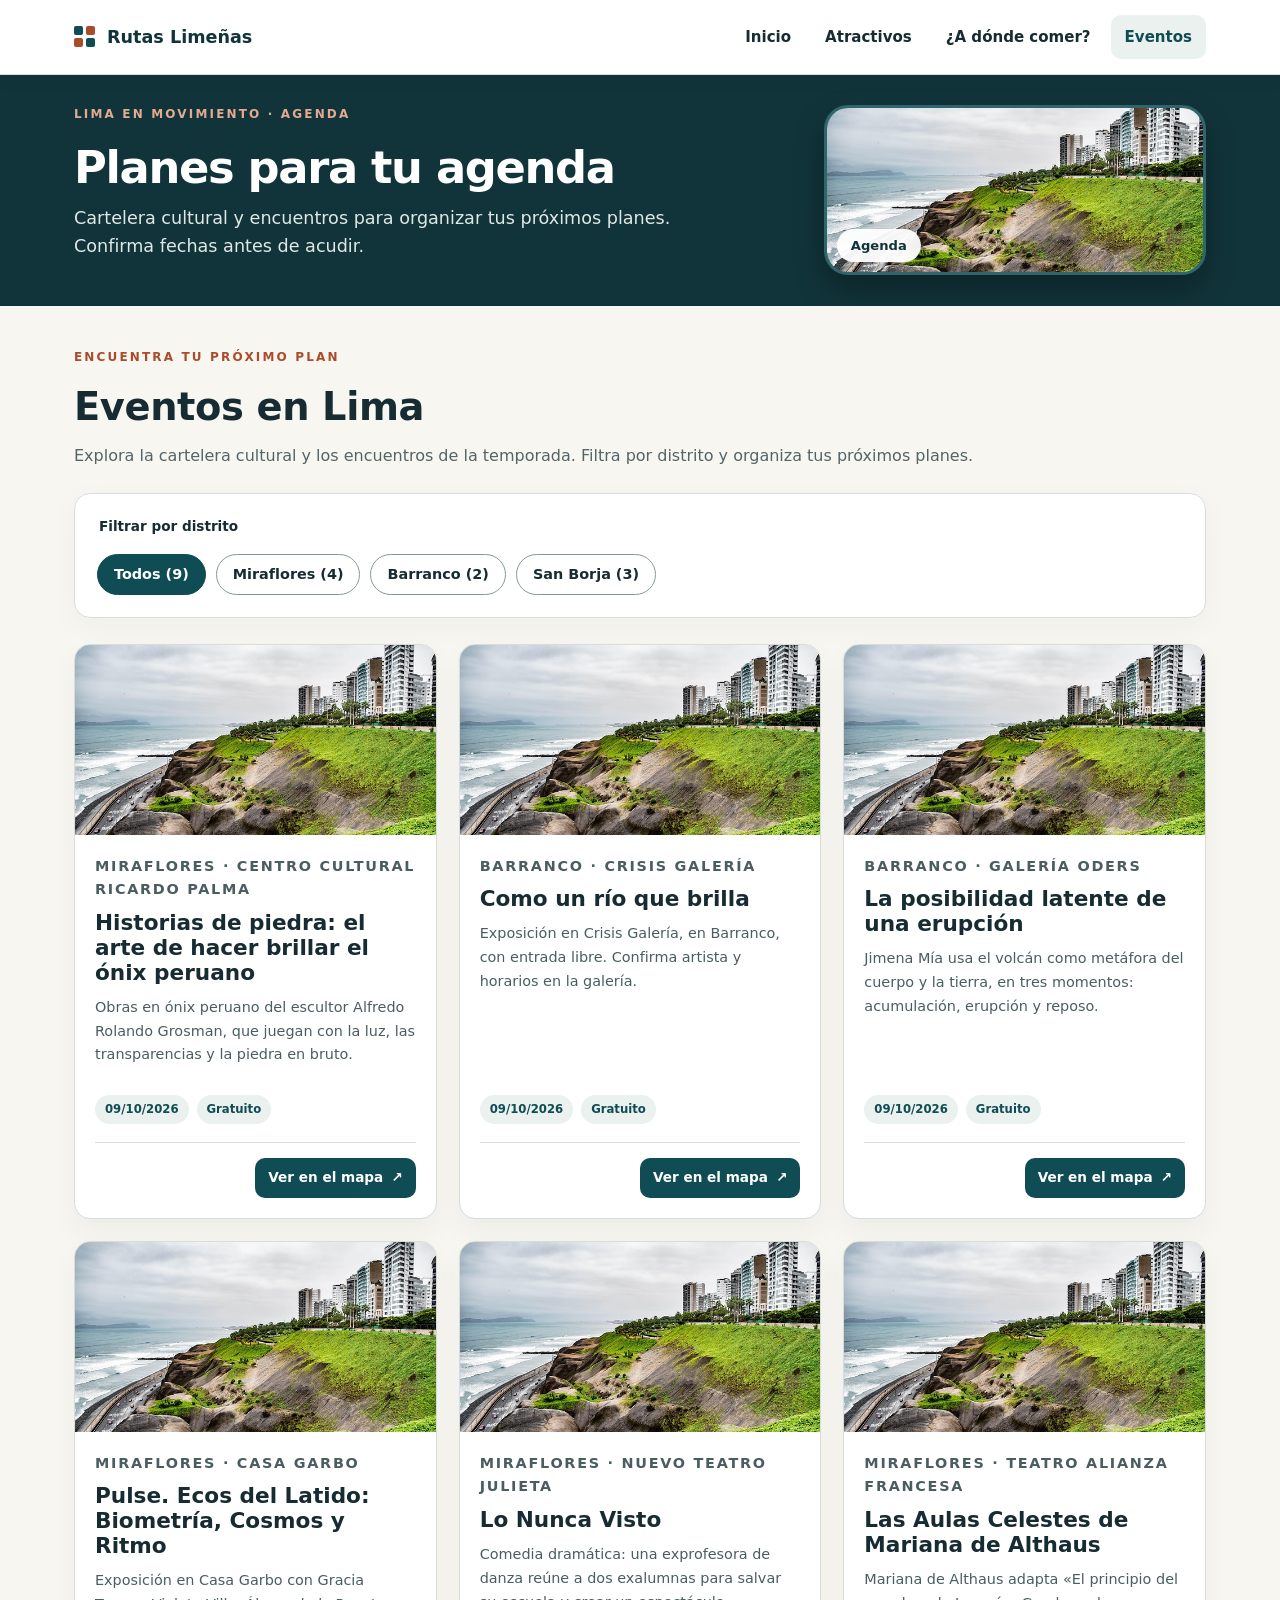
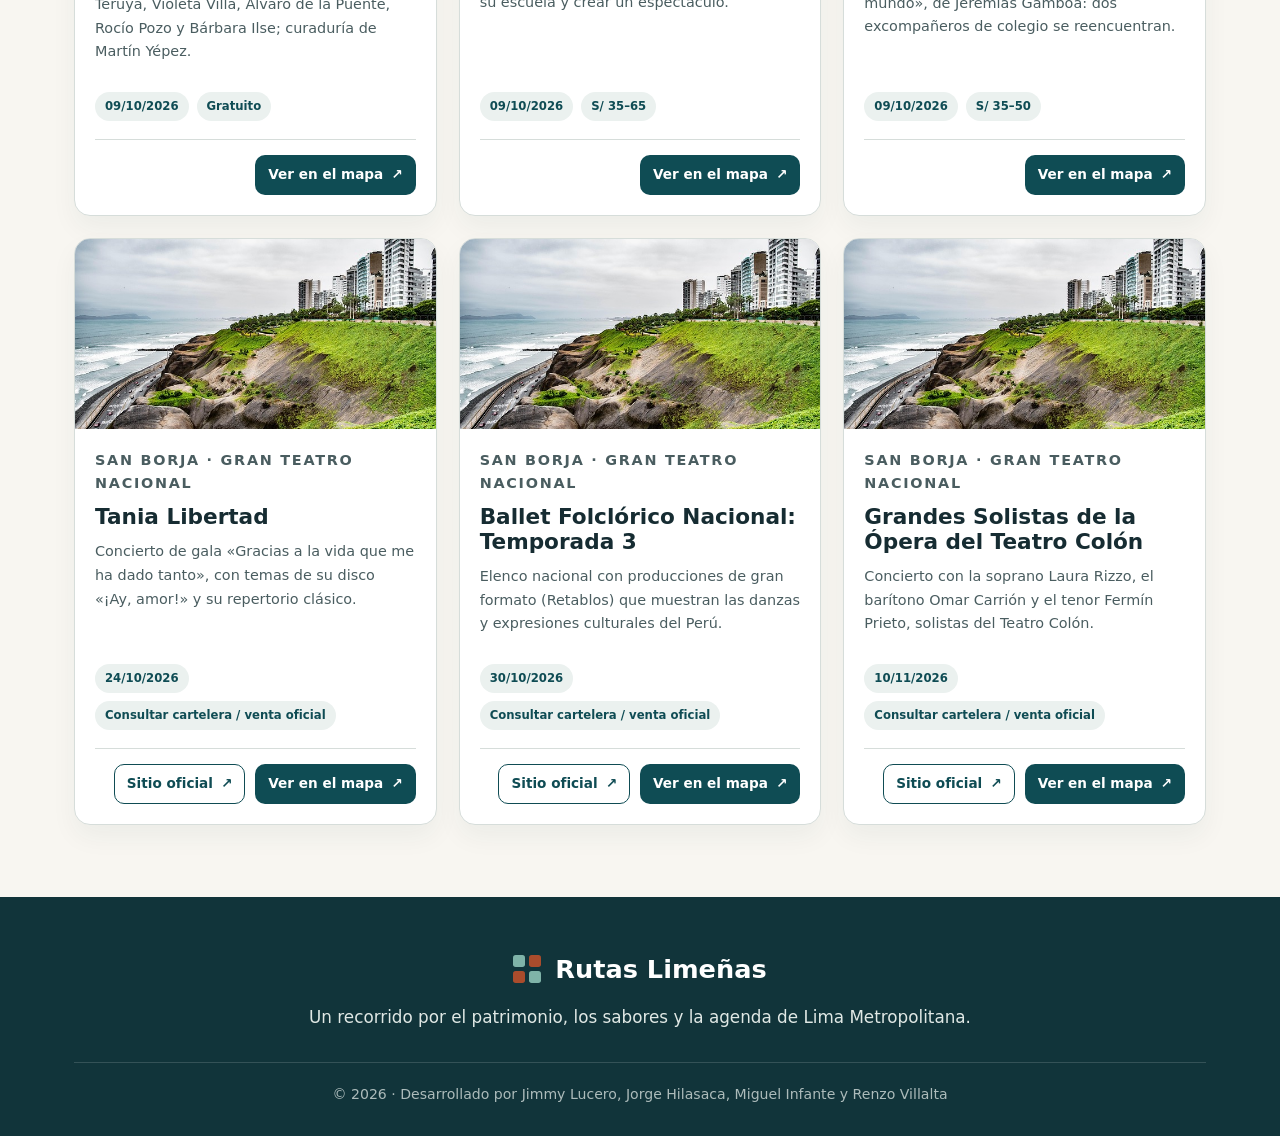
<file: eventos.html>
<!doctype html>
<!--
  ============================================================
  eventos.html · Sección "Eventos en Lima" de "Rutas Limeñas"
  ============================================================
-->
<html lang="es">
  <head>
    <meta charset="utf-8">
    <!-- Viewport: necesario para que las media queries funcionen en móviles -->
    <meta name="viewport" content="width=device-width, initial-scale=1">
    <meta name="theme-color" content="#11343a">
    <meta name="description" content="Nueve eventos culturales en Miraflores, Barranco y San Borja: exposiciones, teatro, música, ballet y ópera, con fecha, precio y filtro por distrito.">
    <!-- Favicon -->
    <link rel="icon" href="imagenes/favicon.svg" type="image/svg+xml">
    <!-- Etiquetas para compartir (Open Graph). Sustituir SU-DOMINIO por el dominio real al publicar -->
    <meta property="og:type" content="website">
    <meta property="og:locale" content="es_PE">
    <meta property="og:site_name" content="Rutas Limeñas">
    <meta property="og:title" content="Eventos en Lima | Rutas Limeñas">
    <meta property="og:description" content="Eventos culturales en Miraflores, Barranco y San Borja, con fecha, precio y enlace al mapa.">
    <meta property="og:image" content="https://SU-DOMINIO/imagenes/grandes/evento_13.jpg">
    <title>Eventos en Lima | Rutas Limeñas</title>

    <!-- Hoja de estilos externa: todo el diseño visual del sitio -->
    <link rel="stylesheet" href="css/estilos.css">
  </head>

  <body>
    <!-- Enlace de accesibilidad: salta directo al contenido con el teclado -->
    <a class="skip" href="#main">Saltar al contenido</a>

    <!-- ================= CABECERA ================= -->
    <header class="site-header">
      <div class="wrap nav">
        <!-- Logotipo: imagen SVG decorativa (el enlace ya tiene aria-label) -->
        <a class="brand" href="index.html" aria-label="Rutas Limeñas, ir al inicio">
          <img class="logo" src="imagenes/logo.svg" alt="" width="21" height="21">
          Rutas Limeñas
        </a>

        <!-- Menú móvil que se muestran en pantallas pequeñas. -->
        <input class="menu-check" type="checkbox" id="menu-check" aria-controls="nav-links">
        <label class="menu-toggle" for="menu-check">
          <span aria-hidden="true">☰</span> Menú
        </label>

        <!-- Navegación principal: aria-current marca la página actual -->
        <nav class="links" id="nav-links" aria-label="Navegación principal">
          <a href="index.html">Inicio</a>
          <a href="atractivos.html">Atractivos</a>
          <a href="restaurantes.html">¿A dónde comer?</a>
          <a href="eventos.html" aria-current="page">Eventos</a>
        </nav>
      </div>
    </header>

    <!-- ================= CONTENIDO PRINCIPAL ================= -->
    <main id="main">
      <!-- HERO LIGERO: título, texto y una sola foto de la sección (sin botón) -->
      <section class="hero hero-ligero" aria-labelledby="hero-titulo">
        <div class="wrap hero-inner">
          <div class="hero-text">
            <p class="eyebrow">Lima en movimiento · Agenda</p>
            <h1 id="hero-titulo">Planes para tu agenda</h1>
            <p>Cartelera cultural y encuentros para organizar tus próximos planes. Confirma fechas antes de acudir.</p>
          </div>

          <div class="hero-visual">
            <figure class="hero-art hero-tile">
              <img src="imagenes/miniaturas/evento_13.jpg" width="800" height="534" decoding="async"
                   alt="Concierto con músicos en el escenario iluminado de azul y morado">
              <figcaption>Agenda</figcaption>
            </figure>
          </div>
        </div>
      </section>

      <div class="wrap">
        <!-- ================= CATÁLOGO ================= -->
        <section class="catalog" id="explorar" aria-labelledby="titulo-seccion">
          <div class="section-head">
            <p class="eyebrow">Encuentra tu próximo plan</p>
            <h2 id="titulo-seccion">Eventos en Lima</h2>
            <p>Explora la cartelera cultural y los encuentros de la temporada. Filtra por distrito y organiza tus próximos planes.</p>
          </div>

          <!--
            FILTROS
            Cada <input type="radio"> va seguido de su <label>. En
            estilos.css, ".catalog:has(#f-X:checked)" oculta las tarjetas
            que no tienen la clase f-X.
          -->
          <fieldset class="filtros">
            <legend>Filtrar por distrito</legend>
            <input class="visualmente-oculto" type="radio" name="filtro" id="f-todos" checked>
            <label for="f-todos">Todos (9)</label>
            <input class="visualmente-oculto" type="radio" name="filtro" id="f-miraflores">
            <label for="f-miraflores">Miraflores (4)</label>
            <input class="visualmente-oculto" type="radio" name="filtro" id="f-barranco">
            <label for="f-barranco">Barranco (2)</label>
            <input class="visualmente-oculto" type="radio" name="filtro" id="f-san-borja">
            <label for="f-san-borja">San Borja (3)</label>
          </fieldset>

          <!-- Rejilla de tarjetas: 3 columnas en escritorio, 2 en tablet y 1 en móvil -->
          <div class="cards">
          <!-- Tarjeta 1 · Historias de piedra: el arte de hacer brillar el ónix peruano -->
          <article class="card f-miraflores" aria-labelledby="t-historias-de-piedra-el-arte-de-hacer-brillar-el-onix-peruano">
            <figure class="card-media">
              <img src="imagenes/miniaturas/evento_31.jpg"
                   srcset="imagenes/miniaturas/evento_31.jpg 736w, imagenes/grandes/evento_31.jpg 736w"
                   sizes="(max-width: 680px) 100vw, (max-width: 920px) 50vw, 380px"
                   width="736" height="488" loading="lazy" decoding="async"
                   alt="Fachada del Centro Cultural Ricardo Palma en Miraflores, con letreros de biblioteca, danza, música, arte y cine">
            </figure>

            <div class="card-body">
              <p class="kicker">Miraflores · Centro Cultural Ricardo Palma</p>
              <h3 id="t-historias-de-piedra-el-arte-de-hacer-brillar-el-onix-peruano">Historias de piedra: el arte de hacer brillar el ónix peruano</h3>
              <p>Obras en ónix peruano del escultor Alfredo Rolando Grosman, que juegan con la luz, las transparencias y la piedra en bruto.</p>

              <!-- Datos rápidos -->
              <ul class="facts" aria-label="Datos rápidos">
                <li class="chip" title="09/10/2026">09/10/2026</li>
                <li class="chip" title="Gratuito">Gratuito</li>
              </ul>

              <div class="card-bottom">
                <a class="btn btn-primary small" href="https://www.google.com/maps/search/?api=1&amp;query=Centro%20Cultural%20Ricardo%20Palma%20Miraflores%20Lima%20Peru" target="_blank" rel="noopener noreferrer">
                  Ver en el mapa <span aria-hidden="true">↗</span><span class="visualmente-oculto">: Historias de piedra: el arte de hacer brillar el ónix peruano (se abre en una pestaña nueva)</span>
                </a>
              </div>
            </div>
          </article>

          <!-- Tarjeta 2 · Como un río que brilla -->
          <article class="card f-barranco" aria-labelledby="t-como-un-rio-que-brilla">
            <figure class="card-media">
              <img src="imagenes/miniaturas/evento_35.jpg"
                   srcset="imagenes/miniaturas/evento_35.jpg 800w, imagenes/grandes/evento_35.jpg 1067w"
                   sizes="(max-width: 680px) 100vw, (max-width: 920px) 50vw, 380px"
                   width="800" height="1200" loading="lazy" decoding="async"
                   alt="Mural colorido en una calle de Barranco con un Volkswagen escarabajo estacionado">
            </figure>

            <div class="card-body">
              <p class="kicker">Barranco · Crisis Galería</p>
              <h3 id="t-como-un-rio-que-brilla">Como un río que brilla</h3>
              <p>Exposición en Crisis Galería, en Barranco, con entrada libre. Confirma artista y horarios en la galería.</p>

              <!-- Datos rápidos -->
              <ul class="facts" aria-label="Datos rápidos">
                <li class="chip" title="09/10/2026">09/10/2026</li>
                <li class="chip" title="Gratuito">Gratuito</li>
              </ul>

              <div class="card-bottom">
                <a class="btn btn-primary small" href="https://www.google.com/maps/search/?api=1&amp;query=Crisis%20Galer%C3%ADa%20Barranco%20Lima%20Peru" target="_blank" rel="noopener noreferrer">
                  Ver en el mapa <span aria-hidden="true">↗</span><span class="visualmente-oculto">: Como un río que brilla (se abre en una pestaña nueva)</span>
                </a>
              </div>
            </div>
          </article>

          <!-- Tarjeta 3 · La posibilidad latente de una erupción -->
          <article class="card f-barranco" aria-labelledby="t-la-posibilidad-latente-de-una-erupcion">
            <figure class="card-media">
              <img src="imagenes/miniaturas/evento_36.jpg"
                   srcset="imagenes/miniaturas/evento_36.jpg 800w, imagenes/grandes/evento_36.jpg 1600w"
                   sizes="(max-width: 680px) 100vw, (max-width: 920px) 50vw, 380px"
                   width="800" height="600" loading="lazy" decoding="async"
                   alt="Mural de un gato y grafitis junto a unas escaleras en Barranco">
            </figure>

            <div class="card-body">
              <p class="kicker">Barranco · Galería ODERS</p>
              <h3 id="t-la-posibilidad-latente-de-una-erupcion">La posibilidad latente de una erupción</h3>
              <p>Jimena Mía usa el volcán como metáfora del cuerpo y la tierra, en tres momentos: acumulación, erupción y reposo.</p>

              <!-- Datos rápidos -->
              <ul class="facts" aria-label="Datos rápidos">
                <li class="chip" title="09/10/2026">09/10/2026</li>
                <li class="chip" title="Gratuito">Gratuito</li>
              </ul>

              <div class="card-bottom">
                <a class="btn btn-primary small" href="https://www.google.com/maps/search/?api=1&amp;query=Galer%C3%ADa%20ODERS%20Barranco%20Lima%20Peru" target="_blank" rel="noopener noreferrer">
                  Ver en el mapa <span aria-hidden="true">↗</span><span class="visualmente-oculto">: La posibilidad latente de una erupción (se abre en una pestaña nueva)</span>
                </a>
              </div>
            </div>
          </article>

          <!-- Tarjeta 4 · Pulse. Ecos del Latido: Biometría, Cosmos y Ritmo -->
          <article class="card f-miraflores" aria-labelledby="t-pulse-ecos-del-latido-biometria-cosmos-y-ritmo">
            <figure class="card-media cartel">
              <img src="imagenes/miniaturas/evento_32.jpg"
                   srcset="imagenes/miniaturas/evento_32.jpg 800w, imagenes/grandes/evento_32.jpg 1024w"
                   sizes="(max-width: 680px) 100vw, (max-width: 920px) 50vw, 380px"
                   width="800" height="1000" loading="lazy" decoding="async"
                   alt="Afiche de Pulse con una esfera de cristal sobre una nebulosa, la fecha y los nombres de los artistas">
            </figure>

            <div class="card-body">
              <p class="kicker">Miraflores · Casa Garbo</p>
              <h3 id="t-pulse-ecos-del-latido-biometria-cosmos-y-ritmo">Pulse. Ecos del Latido: Biometría, Cosmos y Ritmo</h3>
              <p>Exposición en Casa Garbo con Gracia Teruya, Violeta Villa, Álvaro de la Puente, Rocío Pozo y Bárbara Ilse; curaduría de Martín Yépez.</p>

              <!-- Datos rápidos -->
              <ul class="facts" aria-label="Datos rápidos">
                <li class="chip" title="09/10/2026">09/10/2026</li>
                <li class="chip" title="Gratuito">Gratuito</li>
              </ul>

              <div class="card-bottom">
                <a class="btn btn-primary small" href="https://www.google.com/maps/search/?api=1&amp;query=Casa%20Garbo%20Miraflores%20Lima%20Peru" target="_blank" rel="noopener noreferrer">
                  Ver en el mapa <span aria-hidden="true">↗</span><span class="visualmente-oculto">: Pulse. Ecos del Latido: Biometría, Cosmos y Ritmo (se abre en una pestaña nueva)</span>
                </a>
              </div>
            </div>
          </article>

          <!-- Tarjeta 5 · Lo Nunca Visto -->
          <article class="card f-miraflores" aria-labelledby="t-lo-nunca-visto">
            <figure class="card-media">
              <img src="imagenes/miniaturas/evento_33.jpg"
                   srcset="imagenes/miniaturas/evento_33.jpg 800w, imagenes/grandes/evento_33.jpg 1600w"
                   sizes="(max-width: 680px) 100vw, (max-width: 920px) 50vw, 380px"
                   width="800" height="600" loading="lazy" decoding="async"
                   alt="Estructura roja frente a la cartelera del Teatro Julieta">
            </figure>

            <div class="card-body">
              <p class="kicker">Miraflores · Nuevo Teatro Julieta</p>
              <h3 id="t-lo-nunca-visto">Lo Nunca Visto</h3>
              <p>Comedia dramática: una exprofesora de danza reúne a dos exalumnas para salvar su escuela y crear un espectáculo.</p>

              <!-- Datos rápidos -->
              <ul class="facts" aria-label="Datos rápidos">
                <li class="chip" title="09/10/2026">09/10/2026</li>
                <li class="chip" title="S/ 35–65">S/ 35–65</li>
              </ul>

              <div class="card-bottom">
                <a class="btn btn-primary small" href="https://www.google.com/maps/search/?api=1&amp;query=Nuevo%20Teatro%20Julieta%20Miraflores%20Lima%20Peru" target="_blank" rel="noopener noreferrer">
                  Ver en el mapa <span aria-hidden="true">↗</span><span class="visualmente-oculto">: Lo Nunca Visto (se abre en una pestaña nueva)</span>
                </a>
              </div>
            </div>
          </article>

          <!-- Tarjeta 6 · Las Aulas Celestes de Mariana de Althaus -->
          <article class="card f-miraflores" aria-labelledby="t-las-aulas-celestes-de-mariana-de-althaus">
            <figure class="card-media">
              <img src="imagenes/miniaturas/evento_34.jpg"
                   srcset="imagenes/miniaturas/evento_34.jpg 800w, imagenes/grandes/evento_34.jpg 1600w"
                   sizes="(max-width: 680px) 100vw, (max-width: 920px) 50vw, 380px"
                   width="800" height="600" loading="lazy" decoding="async"
                   alt="Personas reunidas bajo los arcos de la Alianza Francesa de Miraflores">
            </figure>

            <div class="card-body">
              <p class="kicker">Miraflores · Teatro Alianza Francesa</p>
              <h3 id="t-las-aulas-celestes-de-mariana-de-althaus">Las Aulas Celestes de Mariana de Althaus</h3>
              <p>Mariana de Althaus adapta «El principio del mundo», de Jeremías Gamboa: dos excompañeros de colegio se reencuentran.</p>

              <!-- Datos rápidos -->
              <ul class="facts" aria-label="Datos rápidos">
                <li class="chip" title="09/10/2026">09/10/2026</li>
                <li class="chip" title="S/ 35–50">S/ 35–50</li>
              </ul>

              <div class="card-bottom">
                <a class="btn btn-primary small" href="https://www.google.com/maps/search/?api=1&amp;query=Teatro%20Alianza%20Francesa%20Miraflores%20Lima%20Peru" target="_blank" rel="noopener noreferrer">
                  Ver en el mapa <span aria-hidden="true">↗</span><span class="visualmente-oculto">: Las Aulas Celestes de Mariana de Althaus (se abre en una pestaña nueva)</span>
                </a>
              </div>
            </div>
          </article>

          <!-- Tarjeta 7 · Tania Libertad -->
          <article class="card f-san-borja" aria-labelledby="t-tania-libertad">
            <figure class="card-media">
              <img src="imagenes/miniaturas/evento_13.jpg"
                   srcset="imagenes/miniaturas/evento_13.jpg 800w, imagenes/grandes/evento_13.jpg 1600w"
                   sizes="(max-width: 680px) 100vw, (max-width: 920px) 50vw, 380px"
                   width="800" height="534" loading="lazy" decoding="async"
                   alt="Concierto con músicos en el escenario iluminado de azul y morado">
            </figure>

            <div class="card-body">
              <p class="kicker">San Borja · Gran Teatro Nacional</p>
              <h3 id="t-tania-libertad">Tania Libertad</h3>
              <p>Concierto de gala «Gracias a la vida que me ha dado tanto», con temas de su disco «¡Ay, amor!» y su repertorio clásico.</p>

              <!-- Datos rápidos -->
              <ul class="facts" aria-label="Datos rápidos">
                <li class="chip" title="24/10/2026">24/10/2026</li>
                <li class="chip" title="Consultar cartelera / venta oficial">Consultar cartelera / venta oficial</li>
              </ul>

              <div class="card-bottom">
                <a class="btn btn-light small" href="https://granteatronacional.pe/eventos" target="_blank" rel="noopener noreferrer">
                  Sitio oficial <span aria-hidden="true">↗</span><span class="visualmente-oculto"> de Tania Libertad (se abre en una pestaña nueva)</span>
                </a>
                <a class="btn btn-primary small" href="https://www.google.com/maps/search/?api=1&amp;query=Gran%20Teatro%20Nacional%20San%20Borja%20Lima%20Peru" target="_blank" rel="noopener noreferrer">
                  Ver en el mapa <span aria-hidden="true">↗</span><span class="visualmente-oculto">: Tania Libertad (se abre en una pestaña nueva)</span>
                </a>
              </div>
            </div>
          </article>

          <!-- Tarjeta 8 · Ballet Folclórico Nacional: Temporada 3 -->
          <article class="card f-san-borja" aria-labelledby="t-ballet-folclorico-nacional-temporada-3">
            <figure class="card-media">
              <img src="imagenes/miniaturas/evento_15.jpg"
                   srcset="imagenes/miniaturas/evento_15.jpg 800w, imagenes/grandes/evento_15.jpg 1600w"
                   sizes="(max-width: 680px) 100vw, (max-width: 920px) 50vw, 380px"
                   width="800" height="533" loading="lazy" decoding="async"
                   alt="Bailarines del Ballet Folclórico Nacional en escena, con trajes coloridos y músicos al fondo">
            </figure>

            <div class="card-body">
              <p class="kicker">San Borja · Gran Teatro Nacional</p>
              <h3 id="t-ballet-folclorico-nacional-temporada-3">Ballet Folclórico Nacional: Temporada 3</h3>
              <p>Elenco nacional con producciones de gran formato (Retablos) que muestran las danzas y expresiones culturales del Perú.</p>

              <!-- Datos rápidos -->
              <ul class="facts" aria-label="Datos rápidos">
                <li class="chip" title="30/10/2026">30/10/2026</li>
                <li class="chip" title="Consultar cartelera / venta oficial">Consultar cartelera / venta oficial</li>
              </ul>

              <div class="card-bottom">
                <a class="btn btn-light small" href="https://granteatronacional.pe/eventos" target="_blank" rel="noopener noreferrer">
                  Sitio oficial <span aria-hidden="true">↗</span><span class="visualmente-oculto"> de Ballet Folclórico Nacional: Temporada 3 (se abre en una pestaña nueva)</span>
                </a>
                <a class="btn btn-primary small" href="https://www.google.com/maps/search/?api=1&amp;query=Gran%20Teatro%20Nacional%20San%20Borja%20Lima%20Peru" target="_blank" rel="noopener noreferrer">
                  Ver en el mapa <span aria-hidden="true">↗</span><span class="visualmente-oculto">: Ballet Folclórico Nacional: Temporada 3 (se abre en una pestaña nueva)</span>
                </a>
              </div>
            </div>
          </article>

          <!-- Tarjeta 9 · Grandes Solistas de la Ópera del Teatro Colón -->
          <article class="card f-san-borja" aria-labelledby="t-grandes-solistas-de-la-opera-del-teatro-colon">
            <figure class="card-media">
              <img src="imagenes/miniaturas/evento_22.jpg"
                   srcset="imagenes/miniaturas/evento_22.jpg 800w, imagenes/grandes/evento_22.jpg 1080w"
                   sizes="(max-width: 680px) 100vw, (max-width: 920px) 50vw, 380px"
                   width="800" height="298" loading="lazy" decoding="async"
                   alt="Orquesta sinfónica en el escenario dirigida por un director, vista desde arriba">
            </figure>

            <div class="card-body">
              <p class="kicker">San Borja · Gran Teatro Nacional</p>
              <h3 id="t-grandes-solistas-de-la-opera-del-teatro-colon">Grandes Solistas de la Ópera del Teatro Colón</h3>
              <p>Concierto con la soprano Laura Rizzo, el barítono Omar Carrión y el tenor Fermín Prieto, solistas del Teatro Colón.</p>

              <!-- Datos rápidos -->
              <ul class="facts" aria-label="Datos rápidos">
                <li class="chip" title="10/11/2026">10/11/2026</li>
                <li class="chip" title="Consultar cartelera / venta oficial">Consultar cartelera / venta oficial</li>
              </ul>

              <div class="card-bottom">
                <a class="btn btn-light small" href="https://granteatronacional.pe/eventos" target="_blank" rel="noopener noreferrer">
                  Sitio oficial <span aria-hidden="true">↗</span><span class="visualmente-oculto"> de Grandes Solistas de la Ópera del Teatro Colón (se abre en una pestaña nueva)</span>
                </a>
                <a class="btn btn-primary small" href="https://www.google.com/maps/search/?api=1&amp;query=Gran%20Teatro%20Nacional%20San%20Borja%20Lima%20Peru" target="_blank" rel="noopener noreferrer">
                  Ver en el mapa <span aria-hidden="true">↗</span><span class="visualmente-oculto">: Grandes Solistas de la Ópera del Teatro Colón (se abre en una pestaña nueva)</span>
                </a>
              </div>
            </div>
          </article>

          </div>

        </section>
      </div>
    </main>

    <!-- ================= PIE DE PÁGINA ================= -->
    <footer class="site-footer">
      <!-- Composición centrada: marca, frase y, bajo una línea, el año y los autores -->
      <div class="wrap footer-inner">
        <a class="brand brand-footer" href="index.html" aria-label="Rutas Limeñas, ir al inicio">
          <img class="logo" src="imagenes/logo-claro.svg" alt="" width="28" height="28">
          Rutas Limeñas
        </a>
        <p class="footer-lema">Un recorrido por el patrimonio, los sabores y la agenda de Lima Metropolitana.</p>

        <p class="footer-bottom">
          © 2026 · Desarrollado por Jimmy Lucero, Jorge Hilasaca, Miguel Infante y Renzo Villalta
        </p>
      </div>
    </footer>
  </body>
</html>
</file>
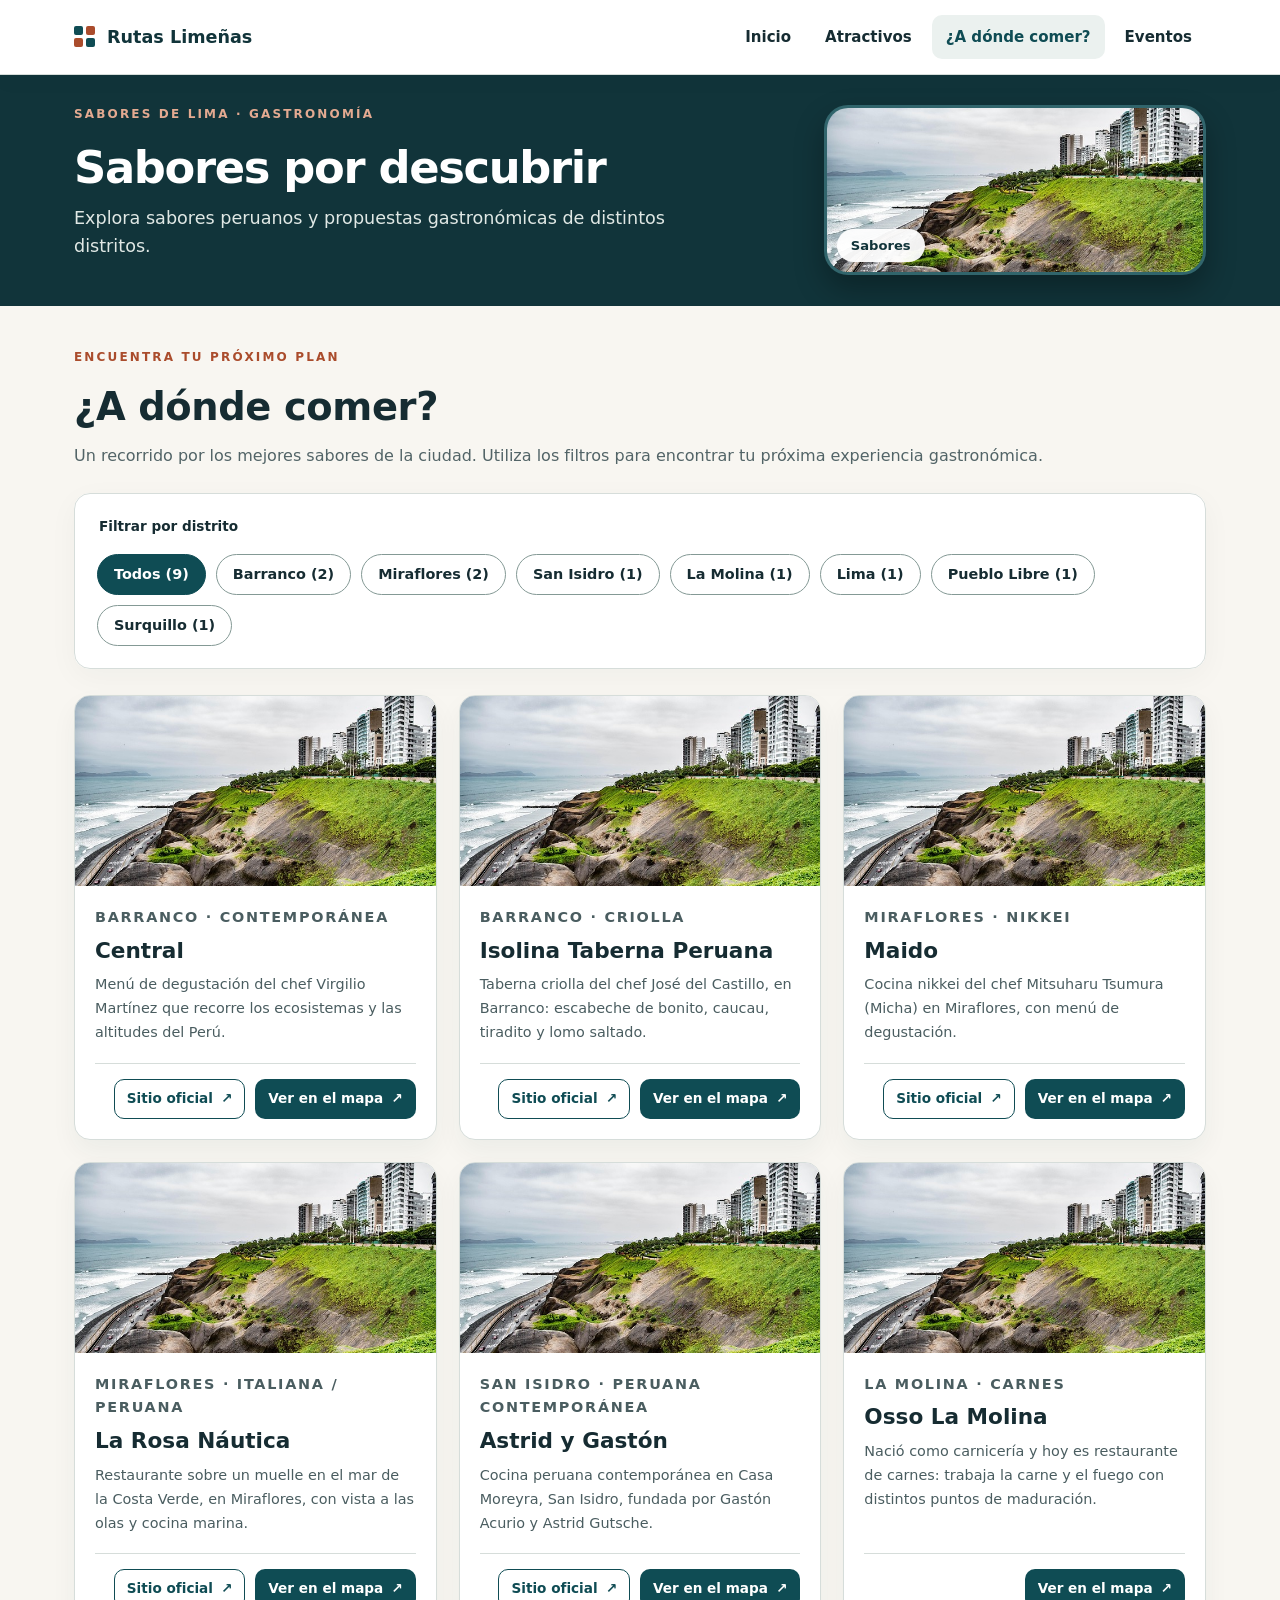
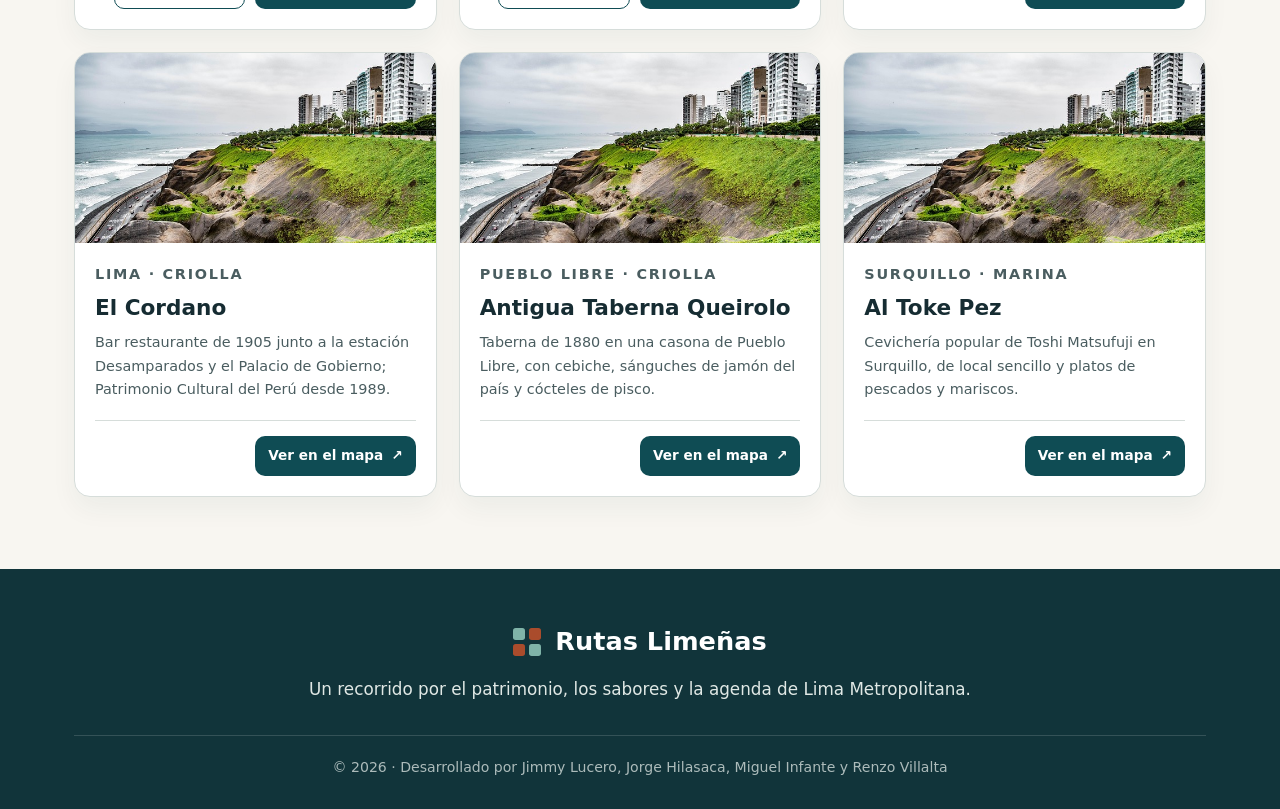
<file: restaurantes.html>
<!doctype html>
<!--
  ============================================================
  restaurantes.html · Sección "¿A dónde comer?" de "Rutas Limeñas"
  ============================================================
-->
<html lang="es">
  <head>
    <meta charset="utf-8">
    <!-- Viewport: necesario para que las media queries funcionen en móviles -->
    <meta name="viewport" content="width=device-width, initial-scale=1">
    <meta name="theme-color" content="#11343a">
    <meta name="description" content="Nueve restaurantes de Lima en siete distritos: cocina contemporánea, criolla, nikkei y marina, con filtro por distrito, mapa y sitio oficial.">
    <!-- Favicon -->
    <link rel="icon" href="imagenes/favicon.svg" type="image/svg+xml">
    <!-- Etiquetas para compartir (Open Graph). Sustituir SU-DOMINIO por el dominio real al publicar -->
    <meta property="og:type" content="website">
    <meta property="og:locale" content="es_PE">
    <meta property="og:site_name" content="Rutas Limeñas">
    <meta property="og:title" content="¿A dónde comer? | Rutas Limeñas">
    <meta property="og:description" content="Nueve restaurantes de Lima en siete distritos, con mapa y sitio oficial.">
    <meta property="og:image" content="https://SU-DOMINIO/imagenes/grandes/restaurante_8.jpg">
    <title>¿A dónde comer? | Rutas Limeñas</title>

    <!-- Hoja de estilos externa: todo el diseño visual del sitio -->
    <link rel="stylesheet" href="css/estilos.css">
  </head>

  <body>
    <!-- Enlace de accesibilidad: salta directo al contenido con el teclado -->
    <a class="skip" href="#main">Saltar al contenido</a>

    <!-- ================= CABECERA ================= -->
    <header class="site-header">
      <div class="wrap nav">
        <!-- Logotipo: imagen SVG decorativa (el enlace ya tiene aria-label) -->
        <a class="brand" href="index.html" aria-label="Rutas Limeñas, ir al inicio">
          <img class="logo" src="imagenes/logo.svg" alt="" width="21" height="21">
          Rutas Limeñas
        </a>

        <!-- Menú móvil que se muestran en pantallas pequeñas. -->
        <input class="menu-check" type="checkbox" id="menu-check" aria-controls="nav-links">
        <label class="menu-toggle" for="menu-check">
          <span aria-hidden="true">☰</span> Menú
        </label>

        <!-- Navegación principal: aria-current marca la página actual -->
        <nav class="links" id="nav-links" aria-label="Navegación principal">
          <a href="index.html">Inicio</a>
          <a href="atractivos.html">Atractivos</a>
          <a href="restaurantes.html" aria-current="page">¿A dónde comer?</a>
          <a href="eventos.html">Eventos</a>
        </nav>
      </div>
    </header>

    <!-- ================= CONTENIDO PRINCIPAL ================= -->
    <main id="main">
      <!-- HERO LIGERO: título, texto y una sola foto de la sección (sin botón) -->
      <section class="hero hero-ligero" aria-labelledby="hero-titulo">
        <div class="wrap hero-inner">
          <div class="hero-text">
            <p class="eyebrow">Sabores de Lima · Gastronomía</p>
            <h1 id="hero-titulo">Sabores por descubrir</h1>
            <p>Explora sabores peruanos y propuestas gastronómicas de distintos distritos.</p>
          </div>

          <div class="hero-visual">
            <figure class="hero-art hero-tile">
              <img src="imagenes/miniaturas/restaurante_8.jpg" width="800" height="600" decoding="async"
                   alt="Vista aérea de La Rosa Náutica, restaurante sobre un muelle en el mar de Lima">
              <figcaption>Sabores</figcaption>
            </figure>
          </div>
        </div>
      </section>

      <div class="wrap">
        <!-- ================= CATÁLOGO ================= -->
        <section class="catalog" id="explorar" aria-labelledby="titulo-seccion">
          <div class="section-head">
            <p class="eyebrow">Encuentra tu próximo plan</p>
            <h2 id="titulo-seccion">¿A dónde comer?</h2>
            <p>Un recorrido por los mejores sabores de la ciudad. Utiliza los filtros para encontrar tu próxima experiencia gastronómica.</p>
          </div>

          <!--
            FILTROS
            Cada <input type="radio"> va seguido de su <label>. En
            estilos.css, ".catalog:has(#f-X:checked)" oculta las tarjetas
            que no tienen la clase f-X.
          -->
          <fieldset class="filtros">
            <legend>Filtrar por distrito</legend>
            <input class="visualmente-oculto" type="radio" name="filtro" id="f-todos" checked>
            <label for="f-todos">Todos (9)</label>
            <input class="visualmente-oculto" type="radio" name="filtro" id="f-barranco">
            <label for="f-barranco">Barranco (2)</label>
            <input class="visualmente-oculto" type="radio" name="filtro" id="f-miraflores">
            <label for="f-miraflores">Miraflores (2)</label>
            <input class="visualmente-oculto" type="radio" name="filtro" id="f-san-isidro">
            <label for="f-san-isidro">San Isidro (1)</label>
            <input class="visualmente-oculto" type="radio" name="filtro" id="f-la-molina">
            <label for="f-la-molina">La Molina (1)</label>
            <input class="visualmente-oculto" type="radio" name="filtro" id="f-lima">
            <label for="f-lima">Lima (1)</label>
            <input class="visualmente-oculto" type="radio" name="filtro" id="f-pueblo-libre">
            <label for="f-pueblo-libre">Pueblo Libre (1)</label>
            <input class="visualmente-oculto" type="radio" name="filtro" id="f-surquillo">
            <label for="f-surquillo">Surquillo (1)</label>
          </fieldset>

          <!-- Rejilla de tarjetas: 3 columnas en escritorio, 2 en tablet y 1 en móvil -->
          <div class="cards">
          <!-- Tarjeta 1 · Central -->
          <article class="card f-barranco" aria-labelledby="t-central">
            <figure class="card-media">
              <img src="imagenes/miniaturas/restaurante_25.jpg"
                   srcset="imagenes/miniaturas/restaurante_25.jpg 800w, imagenes/grandes/restaurante_25.jpg 900w"
                   sizes="(max-width: 680px) 100vw, (max-width: 920px) 50vw, 380px"
                   width="800" height="600" loading="lazy" decoding="async"
                   alt="Platos de un menú de degustación servidos en vajilla artesanal sobre una superficie de piedra">
            </figure>

            <div class="card-body">
              <p class="kicker">Barranco · Contemporánea</p>
              <h3 id="t-central">Central</h3>
              <p>Menú de degustación del chef Virgilio Martínez que recorre los ecosistemas y las altitudes del Perú.</p>

              <div class="card-bottom">
                <a class="btn btn-light small" href="https://centralrestaurante.com.pe/" target="_blank" rel="noopener noreferrer">
                  Sitio oficial <span aria-hidden="true">↗</span><span class="visualmente-oculto"> de Central (se abre en una pestaña nueva)</span>
                </a>
                <a class="btn btn-primary small" href="https://www.google.com/maps/search/?api=1&amp;query=Central%20Barranco%20Lima%20Peru" target="_blank" rel="noopener noreferrer">
                  Ver en el mapa <span aria-hidden="true">↗</span><span class="visualmente-oculto">: Central (se abre en una pestaña nueva)</span>
                </a>
              </div>
            </div>
          </article>

          <!-- Tarjeta 2 · Isolina Taberna Peruana -->
          <article class="card f-barranco" aria-labelledby="t-isolina-taberna-peruana">
            <figure class="card-media">
              <img src="imagenes/miniaturas/restaurante_26.jpg"
                   srcset="imagenes/miniaturas/restaurante_26.jpg 800w, imagenes/grandes/restaurante_26.jpg 1200w"
                   sizes="(max-width: 680px) 100vw, (max-width: 920px) 50vw, 380px"
                   width="800" height="591" loading="lazy" decoding="async"
                   alt="Mesa vista desde arriba con platos criollos, arroz, frejoles y una olla al centro">
            </figure>

            <div class="card-body">
              <p class="kicker">Barranco · Criolla</p>
              <h3 id="t-isolina-taberna-peruana">Isolina Taberna Peruana</h3>
              <p>Taberna criolla del chef José del Castillo, en Barranco: escabeche de bonito, caucau, tiradito y lomo saltado.</p>

              <div class="card-bottom">
                <a class="btn btn-light small" href="https://isolina.pe/" target="_blank" rel="noopener noreferrer">
                  Sitio oficial <span aria-hidden="true">↗</span><span class="visualmente-oculto"> de Isolina Taberna Peruana (se abre en una pestaña nueva)</span>
                </a>
                <a class="btn btn-primary small" href="https://www.google.com/maps/search/?api=1&amp;query=Isolina%20Taberna%20Peruana%20Barranco%20Lima%20Peru" target="_blank" rel="noopener noreferrer">
                  Ver en el mapa <span aria-hidden="true">↗</span><span class="visualmente-oculto">: Isolina Taberna Peruana (se abre en una pestaña nueva)</span>
                </a>
              </div>
            </div>
          </article>

          <!-- Tarjeta 3 · Maido -->
          <article class="card f-miraflores" aria-labelledby="t-maido">
            <figure class="card-media">
              <img src="imagenes/miniaturas/restaurante_1.jpg"
                   srcset="imagenes/miniaturas/restaurante_1.jpg 800w, imagenes/grandes/restaurante_1.jpg 1024w"
                   sizes="(max-width: 680px) 100vw, (max-width: 920px) 50vw, 380px"
                   width="800" height="534" loading="lazy" decoding="async"
                   alt="Cazuela negra con un plato caliente servido en la mesa del restaurante Maido">
            </figure>

            <div class="card-body">
              <p class="kicker">Miraflores · Nikkei</p>
              <h3 id="t-maido">Maido</h3>
              <p>Cocina nikkei del chef Mitsuharu Tsumura (Micha) en Miraflores, con menú de degustación.</p>

              <div class="card-bottom">
                <a class="btn btn-light small" href="https://maido.pe/" target="_blank" rel="noopener noreferrer">
                  Sitio oficial <span aria-hidden="true">↗</span><span class="visualmente-oculto"> de Maido (se abre en una pestaña nueva)</span>
                </a>
                <a class="btn btn-primary small" href="https://www.google.com/maps/search/?api=1&amp;query=Maido%20Miraflores%20Lima%20Peru" target="_blank" rel="noopener noreferrer">
                  Ver en el mapa <span aria-hidden="true">↗</span><span class="visualmente-oculto">: Maido (se abre en una pestaña nueva)</span>
                </a>
              </div>
            </div>
          </article>

          <!-- Tarjeta 4 · La Rosa Náutica -->
          <article class="card f-miraflores" aria-labelledby="t-la-rosa-nautica">
            <figure class="card-media">
              <img src="imagenes/miniaturas/restaurante_8.jpg"
                   srcset="imagenes/miniaturas/restaurante_8.jpg 800w, imagenes/grandes/restaurante_8.jpg 1600w"
                   sizes="(max-width: 680px) 100vw, (max-width: 920px) 50vw, 380px"
                   width="800" height="600" loading="lazy" decoding="async"
                   alt="Vista aérea de La Rosa Náutica, restaurante sobre un muelle en el mar de Lima">
            </figure>

            <div class="card-body">
              <p class="kicker">Miraflores · Italiana / peruana</p>
              <h3 id="t-la-rosa-nautica">La Rosa Náutica</h3>
              <p>Restaurante sobre un muelle en el mar de la Costa Verde, en Miraflores, con vista a las olas y cocina marina.</p>

              <div class="card-bottom">
                <a class="btn btn-light small" href="https://www.larosanautica.com/" target="_blank" rel="noopener noreferrer">
                  Sitio oficial <span aria-hidden="true">↗</span><span class="visualmente-oculto"> de La Rosa Náutica (se abre en una pestaña nueva)</span>
                </a>
                <a class="btn btn-primary small" href="https://www.google.com/maps/search/?api=1&amp;query=La%20Rosa%20N%C3%A1utica%20Miraflores%20Lima%20Peru" target="_blank" rel="noopener noreferrer">
                  Ver en el mapa <span aria-hidden="true">↗</span><span class="visualmente-oculto">: La Rosa Náutica (se abre en una pestaña nueva)</span>
                </a>
              </div>
            </div>
          </article>

          <!-- Tarjeta 5 · Astrid y Gastón -->
          <article class="card f-san-isidro" aria-labelledby="t-astrid-y-gaston">
            <figure class="card-media">
              <img src="imagenes/miniaturas/restaurante_37.jpg"
                   srcset="imagenes/miniaturas/restaurante_37.jpg 500w, imagenes/grandes/restaurante_37.jpg 500w"
                   sizes="(max-width: 680px) 100vw, (max-width: 920px) 50vw, 380px"
                   width="500" height="281" loading="lazy" decoding="async"
                   alt="Comedor de Astrid y Gastón con un gran árbol iluminado al centro y mesas alrededor">
            </figure>

            <div class="card-body">
              <p class="kicker">San Isidro · Peruana contemporánea</p>
              <h3 id="t-astrid-y-gaston">Astrid y Gastón</h3>
              <p>Cocina peruana contemporánea en Casa Moreyra, San Isidro, fundada por Gastón Acurio y Astrid Gutsche.</p>

              <div class="card-bottom">
                <a class="btn btn-light small" href="https://www.astridygaston.com/" target="_blank" rel="noopener noreferrer">
                  Sitio oficial <span aria-hidden="true">↗</span><span class="visualmente-oculto"> de Astrid y Gastón (se abre en una pestaña nueva)</span>
                </a>
                <a class="btn btn-primary small" href="https://www.google.com/maps/search/?api=1&amp;query=Astrid%20y%20Gast%C3%B3n%20San%20Isidro%20Lima%20Peru" target="_blank" rel="noopener noreferrer">
                  Ver en el mapa <span aria-hidden="true">↗</span><span class="visualmente-oculto">: Astrid y Gastón (se abre en una pestaña nueva)</span>
                </a>
              </div>
            </div>
          </article>

          <!-- Tarjeta 6 · Osso La Molina -->
          <article class="card f-la-molina" aria-labelledby="t-osso-la-molina">
            <figure class="card-media">
              <img src="imagenes/miniaturas/restaurante_41.jpg"
                   srcset="imagenes/miniaturas/restaurante_41.jpg 800w, imagenes/grandes/restaurante_41.jpg 1600w"
                   sizes="(max-width: 680px) 100vw, (max-width: 920px) 50vw, 380px"
                   width="800" height="447" loading="lazy" decoding="async"
                   alt="Corte de carne a la parrilla sobre una tabla de madera, con carnes colgadas al fondo">
            </figure>

            <div class="card-body">
              <p class="kicker">La Molina · Carnes</p>
              <h3 id="t-osso-la-molina">Osso La Molina</h3>
              <p>Nació como carnicería y hoy es restaurante de carnes: trabaja la carne y el fuego con distintos puntos de maduración.</p>

              <div class="card-bottom">
                <a class="btn btn-primary small" href="https://www.google.com/maps/search/?api=1&amp;query=Osso%20La%20Molina%20La%20Molina%20Lima%20Peru" target="_blank" rel="noopener noreferrer">
                  Ver en el mapa <span aria-hidden="true">↗</span><span class="visualmente-oculto">: Osso La Molina (se abre en una pestaña nueva)</span>
                </a>
              </div>
            </div>
          </article>

          <!-- Tarjeta 7 · El Cordano -->
          <article class="card f-lima" aria-labelledby="t-el-cordano">
            <figure class="card-media">
              <img src="imagenes/miniaturas/restaurante_32.jpg"
                   srcset="imagenes/miniaturas/restaurante_32.jpg 800w, imagenes/grandes/restaurante_32.jpg 1600w"
                   sizes="(max-width: 680px) 100vw, (max-width: 920px) 50vw, 380px"
                   width="800" height="543" loading="lazy" decoding="async"
                   alt="Barra y estantes con botellas del bar restaurante El Cordano">
            </figure>

            <div class="card-body">
              <p class="kicker">Lima · Criolla</p>
              <h3 id="t-el-cordano">El Cordano</h3>
              <p>Bar restaurante de 1905 junto a la estación Desamparados y el Palacio de Gobierno; Patrimonio Cultural del Perú desde 1989.</p>

              <div class="card-bottom">
                <a class="btn btn-primary small" href="https://www.google.com/maps/search/?api=1&amp;query=El%20Cordano%20Lima%20Lima%20Peru" target="_blank" rel="noopener noreferrer">
                  Ver en el mapa <span aria-hidden="true">↗</span><span class="visualmente-oculto">: El Cordano (se abre en una pestaña nueva)</span>
                </a>
              </div>
            </div>
          </article>

          <!-- Tarjeta 8 · Antigua Taberna Queirolo -->
          <article class="card f-pueblo-libre" aria-labelledby="t-antigua-taberna-queirolo">
            <figure class="card-media">
              <img src="imagenes/miniaturas/restaurante_42.jpg"
                   srcset="imagenes/miniaturas/restaurante_42.jpg 800w, imagenes/grandes/restaurante_42.jpg 1600w"
                   sizes="(max-width: 680px) 100vw, (max-width: 920px) 50vw, 380px"
                   width="800" height="534" loading="lazy" decoding="async"
                   alt="Mostrador y estantes de la Antigua Taberna Queirolo con una persona atendiendo">
            </figure>

            <div class="card-body">
              <p class="kicker">Pueblo Libre · Criolla</p>
              <h3 id="t-antigua-taberna-queirolo">Antigua Taberna Queirolo</h3>
              <p>Taberna de 1880 en una casona de Pueblo Libre, con cebiche, sánguches de jamón del país y cócteles de pisco.</p>

              <div class="card-bottom">
                <a class="btn btn-primary small" href="https://www.google.com/maps/search/?api=1&amp;query=Antigua%20Taberna%20Queirolo%20Pueblo%20Libre%20Lima%20Peru" target="_blank" rel="noopener noreferrer">
                  Ver en el mapa <span aria-hidden="true">↗</span><span class="visualmente-oculto">: Antigua Taberna Queirolo (se abre en una pestaña nueva)</span>
                </a>
              </div>
            </div>
          </article>

          <!-- Tarjeta 9 · Al Toke Pez -->
          <article class="card f-surquillo" aria-labelledby="t-al-toke-pez">
            <figure class="card-media">
              <img src="imagenes/miniaturas/restaurante_43.jpg"
                   srcset="imagenes/miniaturas/restaurante_43.jpg 800w, imagenes/grandes/restaurante_43.jpg 1600w"
                   sizes="(max-width: 680px) 100vw, (max-width: 920px) 50vw, 380px"
                   width="800" height="600" loading="lazy" decoding="async"
                   alt="Plato de jalea mixta con mariscos fritos, cebolla y salsa criolla">
            </figure>

            <div class="card-body">
              <p class="kicker">Surquillo · Marina</p>
              <h3 id="t-al-toke-pez">Al Toke Pez</h3>
              <p>Cevichería popular de Toshi Matsufuji en Surquillo, de local sencillo y platos de pescados y mariscos.</p>

              <div class="card-bottom">
                <a class="btn btn-primary small" href="https://www.google.com/maps/search/?api=1&amp;query=Al%20Toke%20Pez%20Surquillo%20Lima%20Peru" target="_blank" rel="noopener noreferrer">
                  Ver en el mapa <span aria-hidden="true">↗</span><span class="visualmente-oculto">: Al Toke Pez (se abre en una pestaña nueva)</span>
                </a>
              </div>
            </div>
          </article>

          </div>

        </section>
      </div>
    </main>

    <!-- ================= PIE DE PÁGINA ================= -->
    <footer class="site-footer">
      <!-- Composición centrada: marca, frase y, bajo una línea, el año y los autores -->
      <div class="wrap footer-inner">
        <a class="brand brand-footer" href="index.html" aria-label="Rutas Limeñas, ir al inicio">
          <img class="logo" src="imagenes/logo-claro.svg" alt="" width="28" height="28">
          Rutas Limeñas
        </a>
        <p class="footer-lema">Un recorrido por el patrimonio, los sabores y la agenda de Lima Metropolitana.</p>

        <p class="footer-bottom">
          © 2026 · Desarrollado por Jimmy Lucero, Jorge Hilasaca, Miguel Infante y Renzo Villalta
        </p>
      </div>
    </footer>
  </body>
</html>
</file>
<file: css/estilos.css>
/* ============================================================
   estilos.css · Hoja de estilos única de "Rutas Limeñas"
   ============================================================ */

/* ============================================================
   1. VARIABLES: Cambiar un color aquí lo cambia
   en todo el sitio.
   ============================================================ */
:root {
  --deep: #11343a;      /* petróleo: fondos oscuros (hero, pie) */
  --primary: #0f4c54;   /* color primario: botones y enlaces */
  --terra: #aa4c2c;     /* terracota: acentos */
  --ink: #162c32;       /* texto principal */
  --canvas: #f8f6f1;    /* fondo general */
  --mist: #ebf1ef;      /* fondos suaves */
  --border: #d6ddda;    /* bordes */
  --muted: #526467;     /* texto secundario */
  --focus: #e6a65c;     /* contorno de foco del teclado */
  --radius: 16px;       /* radio de esquinas habitual */
  --font: system-ui, -apple-system, "Segoe UI", Roboto, Arial, sans-serif;
}

/* ============================================================
   2. ESTILOS BASE Y TIPOGRAFÍA
   ============================================================ */

/* Modelo de caja: padding y borde se incluyen en el ancho */
*,
*::before,
*::after {
  box-sizing: border-box;
}

/* Desplazamiento suave al seguir enlaces internos (#ancla) */
html {
  scroll-behavior: smooth;
  scroll-padding-top: 90px; /* los anclajes no quedan bajo la cabecera fija */
}

body {
  margin: 0;
  background-color: var(--canvas);
  color: var(--ink);
  font-family: var(--font);
  font-size: 16px;
  line-height: 1.6;
}

/* Las imágenes y el video nunca desbordan su contenedor.
   height: auto conserva la proporción aunque el HTML declare
   width y height (que solo sirven para reservar el espacio) */
img,
video,
iframe {
  display: block;
  max-width: 100%;
  height: auto;
}

a {
  color: var(--primary);
}

/* Los controles de formulario heredan la tipografía del sitio */
button,
input,
select,
textarea {
  font: inherit;
}

/* Contorno visible al navegar con el teclado */
a:focus-visible,
button:focus-visible,
input:focus-visible,
select:focus-visible,
textarea:focus-visible,
summary:focus-visible {
  outline: 3px solid var(--focus);
  outline-offset: 3px;
}

/* Encabezados: misma familia sans-serif, más peso */
h1,
h2,
h3 {
  margin: 0 0 14px;
  font-family: var(--font);
  font-weight: 800;
  line-height: 1.15;
}

/* clamp(mínimo, preferido, máximo): el tamaño se adapta a la ventana */
h1 {
  font-size: clamp(2.3rem, 5vw, 4.2rem);
  letter-spacing: -0.03em;
}

h2 {
  font-size: clamp(1.7rem, 3vw, 2.5rem);
  letter-spacing: -0.01em;
}

h3 {
  font-size: 1.35rem;
}

p {
  margin: 0 0 16px;
}


/* ============================================================
   3. CONTENEDOR Y UTILIDADES DE ACCESIBILIDAD
   ============================================================ */

/* .wrap centra el contenido y limita su ancho */
.wrap {
  max-width: 1180px;
  margin: 0 auto;
  padding: 0 24px;
}

/* Oculta un elemento a la vista pero lo deja disponible para
   lectores de pantalla y para el teclado */
.visualmente-oculto {
  position: absolute;
  width: 1px;
  height: 1px;
  overflow: hidden;
  clip-path: inset(50%);
  white-space: nowrap;
}

/* Enlace "Saltar al contenido": aparece solo al recibir el foco */
.skip {
  position: absolute;
  top: 0;
  left: -9999px;
  z-index: 200;
  padding: 14px;
  background-color: white;
}

.skip:focus {
  left: 8px;
}


/* ============================================================
   4. CABECERA Y NAVEGACIÓN (Flexbox)
   ============================================================ */

/* position: sticky → la cabecera queda arriba al hacer scroll */
.site-header {
  position: sticky;
  top: 0;
  z-index: 50;
  background-color: white;
  border-bottom: 1px solid var(--border);
  box-shadow: 0 5px 20px rgb(17 52 58 / 0.04);
}

/* Fila flexible: logotipo a la izquierda, menú a la derecha */
.nav {
  position: relative; /* referencia del panel del menú móvil */
  display: flex;
  align-items: center;
  justify-content: space-between;
  gap: 16px;
  min-height: 74px;
}

.brand {
  display: flex;
  align-items: center;
  gap: 12px;
  color: var(--deep);
  font-size: 1.1rem;
  font-weight: 800;
  text-decoration: none;
  white-space: nowrap;
}

/* Logotipo: imagen SVG de 2 × 2 cuadros (imagenes/logo.svg) */
.logo {
  display: block;
  width: 21px;
  height: 21px;
}

/* Enlaces del menú en fila; flex-wrap permite saltar de línea */
.links {
  display: flex;
  flex-wrap: wrap;
  align-items: center;
  gap: 6px;
}

.links a {
  padding: 10px 14px;
  border-radius: 10px;
  color: var(--ink);
  font-size: 0.94rem;
  font-weight: 650;
  text-decoration: none;
}

/* La página actual se marca en el HTML con aria-current="page" */
.links a:hover,
.links a[aria-current="page"] {
  background-color: var(--mist);
  color: var(--primary);
}


/* ============================================================
   5. MENÚ MÓVIL
   Una casilla (input checkbox) guarda el estado abierto/cerrado.
   La etiqueta <label> "☰ Menú" actúa como botón: al pulsarla se
   marca la casilla y la regla ".menu-check:checked ~ .links"
   muestra la navegación. En escritorio ambos se ocultan.
   ============================================================ */
.menu-check,
.menu-toggle {
  display: none;
}

.menu-toggle {
  min-height: 44px;
  padding: 8px 14px;
  border: 1px solid var(--border);
  border-radius: 10px;
  background-color: white;
  font-weight: 650;
  cursor: pointer;
}

/* Cuando la casilla recibe el foco del teclado, el contorno se
   dibuja en la etiqueta visible */
.menu-check:focus-visible + .menu-toggle {
  outline: 3px solid var(--focus);
  outline-offset: 3px;
}

/* Estado abierto: la etiqueta cambia de color */
.menu-check:checked + .menu-toggle {
  border-color: var(--primary);
  background-color: var(--mist);
}


/* ============================================================
   6. HERO (CSS Grid + posicionamiento)
   ============================================================ */
.hero {
  overflow: hidden;
  background-color: var(--deep);
  color: white;
}

/* Dos columnas: texto e ilustración */
.hero-inner {
  display: grid;
  grid-template-columns: minmax(0, 1.1fr) minmax(300px, 0.9fr);
  align-items: center;
  gap: 40px;
  min-height: 385px;
  padding-top: 54px;
  padding-bottom: 54px;
}

/* Entrada suave del texto (animación con @keyframes) */
.hero-text {
  animation: aparecer 0.6s ease-out both;
}

@keyframes aparecer {
  from {
    opacity: 0;
    transform: translateY(12px);
  }

  to {
    opacity: 1;
    transform: translateY(0);
  }
}

.hero p {
  max-width: 56ch;
  color: #e0e8e5;
  font-size: 1.1rem;
}

/* Antetítulo en mayúsculas */
.eyebrow {
  margin-bottom: 18px;
  color: var(--terra);
  font-size: 0.75rem;
  font-weight: 800;
  letter-spacing: 0.18em;
  text-transform: uppercase;
}

/* Sobre el fondo oscuro del hero el antetítulo es más claro.
   ".hero .eyebrow" tiene más especificidad que ".hero p" */
.hero .eyebrow {
  color: #e4aa91;
  font-size: 0.75rem;
}

/* Ilustración simplificada: un panel con degradado.
   position: relative la vuelve referencia de los pines */
/* Columna derecha del hero: mosaico de fotos */
.hero-visual {
  display: flex;
  flex-direction: column;
  gap: 10px;
}

/* Mosaico de fotos: 2 columnas y 2 filas; la primera foto ocupa las dos filas */
.hero-art {
  display: grid;
  grid-template-columns: 1.15fr 1fr;
  grid-template-rows: repeat(2, 1fr);
  gap: 10px;
  height: 320px;
}

/* Cada foto es una "tarjeta" con esquinas redondeadas y sombra */
.hero-tile {
  position: relative;
  margin: 0;
  border: 3px solid rgb(255 255 255 / 0.14);
  border-radius: 24px;
  overflow: hidden;
  background-color: var(--primary);
  box-shadow: 0 14px 30px rgb(0 0 0 / 0.3);
}

.hero-tile img {
  display: block;
  width: 100%;
  height: 100%;
  object-fit: cover;
  transition: transform 0.5s;
}

.hero-tile:hover img {
  transform: scale(1.05);
}

.tile-1 {
  grid-row: 1 / 3;
}

/* Etiqueta sobre la foto: pin numerado + nombre de la sección */
.hero-tile figcaption {
  position: absolute;
  bottom: 10px;
  left: 10px;
  display: flex;
  align-items: center;
  gap: 8px;
  padding: 5px 14px 5px 5px;
  border-radius: 30px;
  background-color: rgb(255 255 255 / 0.94);
  color: var(--deep);
  font-size: 0.82rem;
  font-weight: 800;
}

/* Pin numerado (ahora dentro de la etiqueta, no flotando) */
.pin {
  display: flex;
  align-items: center;
  justify-content: center;
  width: 28px;
  height: 28px;
  border-radius: 50%;
  background-color: var(--primary);
  color: white;
  font-size: 0.8rem;
  font-weight: 800;
}

.pin-1 {
  background-color: var(--terra);
}

/* ============================================================
   7. BOTONES
   .btn es la base; .btn-primary, .btn-accent y .btn-light son
   variantes de color; .small reduce el tamaño.
   ============================================================ */
.btn {
  display: inline-flex;
  align-items: center;
  justify-content: center;
  gap: 8px;
  min-height: 44px;
  padding: 10px 20px;
  border: 1.5px solid transparent;
  border-radius: 10px;
  font-weight: 700;
  text-decoration: none;
  cursor: pointer;
  transition: background-color 0.2s, transform 0.2s;
}

.btn:hover {
  transform: translateY(-1px);
}

.btn-primary {
  background-color: var(--primary);
  color: white;
}

.btn-primary:hover {
  background-color: #136571;
}

.btn-accent {
  background-color: var(--terra);
  color: white;
}

.btn-accent:hover {
  background-color: #bf5a37;
}

.btn-light {
  border-color: var(--primary);
  background-color: white;
  color: var(--primary);
}

.btn-light:hover {
  background-color: var(--mist);
}

.btn.small {
  min-height: 40px;
  padding: 8px 12px;
  font-size: 0.85rem;
}


/* ============================================================
   8. HERO LIGERO (de las páginas de sección)
   Versión baja del hero: título, texto y una sola foto, sin botón.
   ============================================================ */
.hero-ligero .hero-inner {
  grid-template-columns: minmax(0, 1.3fr) minmax(260px, 0.7fr);
  min-height: 0;
  padding-top: 30px;
  padding-bottom: 30px;
}

.hero-ligero h1 {
  margin-bottom: 10px;
  font-size: clamp(2rem, 4vw, 2.8rem);
}

/* La figura ocupa toda la columna: una foto en lugar del mosaico */
.hero-ligero .hero-art {
  display: block;
  height: 170px;
}

/* Etiqueta sin pin: solo el nombre de la sección */
.hero-ligero .hero-tile figcaption {
  padding: 6px 14px;
}


/* ============================================================
   9. CATÁLOGO: ENCABEZADO Y FILTROS
   ============================================================ */
.catalog {
  padding-top: 42px;
  padding-bottom: 72px;
}

.section-head {
  margin-bottom: 24px;
}

/* Sin ancho máximo: la introducción ocupa todo el ancho del contenedor */
.section-head p:not(.eyebrow) {
  color: var(--muted);
}

/* Grupo de filtros: <fieldset> con botones de opción (radio) */
.filtros {
  display: flex;
  flex-wrap: wrap;
  align-items: center;
  gap: 10px;
  margin: 0;
  padding: 22px;
  border: 1px solid var(--border);
  border-radius: var(--radius);
  background-color: white;
  box-shadow: 0 8px 30px rgb(22 58 57 / 0.04);
}

.filtros legend {
  float: left;          /* coloca la leyenda dentro del recuadro */
  width: 100%;
  margin-bottom: 6px;
  font-size: 0.85rem;
  font-weight: 700;
}

/* La etiqueta de cada opción se ve como una "píldora" */
.filtros label {
  display: inline-block;
  padding: 8px 16px;
  border: 1px solid #849995;
  border-radius: 30px;
  background-color: white;
  font-size: 0.9rem;
  font-weight: 650;
  cursor: pointer;
  transition: background-color 0.2s;
}

.filtros label:hover {
  background-color: var(--mist);
}

/* Opción elegida: el radio marcado colorea su etiqueta vecina */
.filtros input:checked + label {
  border-color: var(--primary);
  background-color: var(--primary);
  color: white;
}

/* Foco del teclado visible sobre la etiqueta */
.filtros input:focus-visible + label {
  outline: 3px solid var(--focus);
  outline-offset: 2px;
}


/* ============================================================
   10. TARJETAS (Grid para la rejilla, Flexbox en cada tarjeta)
   ============================================================ */

/* Rejilla de 3 columnas (2 en tablet, 1 en móvil) */
.cards {
  display: grid;
  grid-template-columns: repeat(3, minmax(0, 1fr));
  gap: 22px;
  margin-top: 26px;
}

/* Tarjeta: columna flexible con imagen arriba y cuerpo abajo */
.card {
  display: flex;
  flex-direction: column;
  overflow: hidden;
  border: 1px solid var(--border);
  border-radius: var(--radius);
  background-color: white;
  box-shadow: 0 12px 26px rgb(17 52 58 / 0.05);
  transition: transform 0.2s, box-shadow 0.2s;
}

.card:hover {
  transform: translateY(-3px);
  box-shadow: 0 16px 32px rgb(17 52 58 / 0.1);
}

/* Contenedor de la imagen: position relative para la etiqueta */
.card-media {
  position: relative;
  height: 190px;
  margin: 0;
  overflow: hidden;
  background-color: var(--mist);
}

/* object-fit: cover recorta la foto sin deformarla */
.card-media img {
  width: 100%;
  height: 100%;
  object-fit: cover;
}

/* Afiche vertical del evento: la tarjeta es horizontal, así que se
   encuadra la zona de la esfera (sin texto cortado) en lugar del centro */
.card-media.cartel img {
  object-position: 50% 38%;
}

/* flex: 1 → el cuerpo ocupa el alto sobrante y los pies de todas
   las tarjetas de una fila quedan alineados */
.card-body {
  display: flex;
  flex: 1;
  flex-direction: column;
  padding: 20px;
}

/* Antetítulo de la tarjeta: distrito · categoría */
.kicker {
  margin-bottom: 9px;
  color: var(--terra);
  font-size: 0.72rem;
  font-weight: 800;
  letter-spacing: 0.12em;
  text-transform: uppercase;
}

.card h3 {
  margin-bottom: 10px;
}

.card p {
  color: #4a5d60;
  font-size: 0.9rem;
  line-height: 1.65;
}

/* Datos rápidos como lista horizontal; margin-top: auto los
   empuja al fondo de la tarjeta */
.facts {
  display: flex;
  flex-wrap: wrap;
  gap: 8px;
  margin: auto 0 0;
  padding: 12px 0 0;
  list-style: none;
}

.chip {
  display: inline-block;
  max-width: 100%;
  overflow: hidden;
  padding: 5px 10px;
  border-radius: 30px;
  background-color: var(--mist);
  color: var(--primary);
  font-size: 0.73rem;
  font-weight: 700;
  text-overflow: ellipsis;
  white-space: nowrap;
}

/* Pie de la tarjeta: enlaces "Sitio oficial" y "Ver en el mapa" a la derecha */
.card-bottom {
  display: flex;
  flex-wrap: wrap; /* si no caben, los enlaces bajan a otra línea */
  align-items: center;
  justify-content: flex-end;
  gap: 10px;
  margin-top: 18px;
  padding-top: 15px;
  border-top: 1px solid var(--border);
}

/* Tarjetas sin datos rápidos (atractivos y restaurantes): el pie se
   empuja al fondo para que los botones de una fila queden alineados */
.card-body:not(:has(.facts)) .card-bottom {
  margin-top: auto;
}

.card-body:not(:has(.facts)) > p:last-of-type {
  margin-bottom: 18px;
}


/* ============================================================
   11. FILTRADO DE TARJETAS (:has + :checked)
   Si el catálogo "tiene" marcado el radio #f-X, se ocultan las
   tarjetas que no llevan la clase .f-X. La opción "Todos" no
   tiene regla, por eso muestra todas las tarjetas.
   ============================================================ */

/* Atractivos: por categoría */
.catalog:has(#f-patrimonio:checked) .card:not(.f-patrimonio),
.catalog:has(#f-museo:checked) .card:not(.f-museo),

/* Restaurantes y eventos: por distrito */
.catalog:has(#f-barranco:checked) .card:not(.f-barranco),
.catalog:has(#f-miraflores:checked) .card:not(.f-miraflores),
.catalog:has(#f-san-isidro:checked) .card:not(.f-san-isidro),
.catalog:has(#f-la-molina:checked) .card:not(.f-la-molina),
.catalog:has(#f-lima:checked) .card:not(.f-lima),
.catalog:has(#f-pueblo-libre:checked) .card:not(.f-pueblo-libre),
.catalog:has(#f-surquillo:checked) .card:not(.f-surquillo),
.catalog:has(#f-san-borja:checked) .card:not(.f-san-borja) {
  display: none;
}


/* ============================================================
   12. MULTIMEDIA: VIDEO Y MAPA (Flexbox)
   ============================================================ */
.media {
  padding: 10px 0 60px;
}

/* Dos bloques que se reparten el ancho y se apilan si no caben */
.media-grid {
  display: flex;
  flex-wrap: wrap;
  gap: 24px;
}

.media-item {
  flex: 1 1 420px;
  margin: 0;
  padding: 18px;
  border: 1px solid var(--border);
  border-radius: var(--radius);
  background-color: white;
}

.media-item video,
.media-item iframe {
  width: 100%;
  aspect-ratio: 16 / 9;
  border: 0;
  border-radius: 12px;
  background-color: var(--deep);
}

.media-item figcaption {
  margin-top: 12px;
  color: var(--muted);
  font-size: 0.9rem;
}

.media-item figcaption strong {
  display: block;
  color: var(--ink);
  font-size: 1.05rem;
}


/* ============================================================
   13. FORMULARIO DE SUGERENCIAS
   La validación la hace el navegador con los atributos
   required, type="email", minlength y maxlength.
   ============================================================ */
.sugerencias {
  padding: 50px 0 70px;
  border-top: 1px solid var(--border);
}

.form {
  display: grid;
  grid-template-columns: 1fr 1fr;
  gap: 20px;
  padding: 26px;
  border: 1px solid var(--border);
  border-radius: var(--radius);
  background-color: white;
}

/* Bloques que ocupan las dos columnas */
.form .ancho-completo {
  grid-column: 1 / -1;
}

.form fieldset {
  min-width: 0;
  margin: 0;
  padding: 16px;
  border: 1px solid var(--border);
  border-radius: 12px;
}

.form legend {
  padding: 0 6px;
  font-weight: 750;
}

.field label {
  display: block;
  margin-bottom: 8px;
  font-size: 0.88rem;
  font-weight: 700;
}

.field + .field,
.opciones + .field {
  margin-top: 14px;
}

.field input,
.field select,
.field textarea {
  width: 100%;
  min-height: 46px;
  padding: 10px 12px;
  border: 1px solid #849995;
  border-radius: 9px;
  background-color: white;
  color: var(--ink);
}

.field textarea {
  min-height: 130px;
  resize: vertical;
}

/* Grupo de radios o casillas en fila */
.opciones {
  display: flex;
  flex-wrap: wrap;
  gap: 10px 22px;
}

.opciones label {
  display: inline-flex;
  align-items: center;
  gap: 8px;
  cursor: pointer;
}

/* accent-color tiñe radios y casillas con el color del sitio */
.form input[type="radio"],
.form input[type="checkbox"] {
  width: 18px;
  height: 18px;
  accent-color: var(--primary);
}

/* Texto de ayuda bajo un campo */
.hint {
  margin: 6px 0 0;
  color: var(--muted);
  font-size: 0.8rem;
}

/* Campo inválido después de que el usuario interactúa con él */
.field input:user-invalid,
.field select:user-invalid,
.field textarea:user-invalid {
  border-color: #b3261e;
  background-color: #fdf1f0;
}

.form-actions {
  display: flex;
  flex-wrap: wrap;
  gap: 12px;
}

/* Mensaje tras enviar: oculto hasta que la URL termina en #gracias
   (el formulario se envía a index.html#gracias y :target lo muestra) */
.gracias {
  display: none;
  margin-bottom: 22px;
  padding: 16px 18px;
  border-left: 4px solid var(--primary);
  border-radius: 8px;
  background-color: var(--mist);
}

.gracias:target {
  display: block;
}


/* ============================================================
   14. PIE DE PÁGINA
   Composición centrada: marca + frase arriba; año y autores
   abajo, separados por una línea fina.
   ============================================================ */
.site-footer {
  padding: 52px 0 30px;
  background-color: var(--deep);
  color: #e0e8e5;
  text-align: center;
}

.site-footer a {
  color: white;
}

/* Contenedor en columna: todo queda en el eje central */
.footer-inner {
  display: flex;
  flex-direction: column;
  align-items: center;
}

/* Marca más grande que en el encabezado: es el cierre de la página */
.brand-footer {
  gap: 14px;
  color: white;
  font-size: 1.6rem;
}

/* En el pie se usa la versión clara (logo-claro.svg), visible sobre fondo oscuro */
.brand-footer .logo {
  width: 28px;
  height: 28px;
}

/* Frase descriptiva: tamaño de lectura cómodo y ancho limitado */
.site-footer .footer-lema {
  max-width: 62ch;
  margin: 14px 0 0;
  color: #e0e8e5;
  font-size: 1.05rem;
  line-height: 1.6;
}

/* Año y autores: texto secundario bajo una línea fina a todo lo ancho */
.site-footer .footer-bottom {
  align-self: stretch;
  margin: 32px 0 0;
  padding-top: 20px;
  border-top: 1px solid rgb(255 255 255 / 0.15);
  color: rgb(224 232 229 / 0.75);
  font-size: 0.88rem;
}


/* ============================================================
   15. DISEÑO RESPONSIVO (media queries)
   Se ajustan los estilos para tablet y móvil. Los anteriores son para pantallas grandes.
   ============================================================ */

/* ---- Tablet (hasta 920px) ---- */
@media (max-width: 920px) {
  .cards {
    grid-template-columns: repeat(2, minmax(0, 1fr));
  }

  .hero-inner {
    gap: 22px;
  }

  .hero-art {
    height: 260px;
  }
}

/* ---- Móvil (hasta 680px) ---- */
@media (max-width: 680px) {
  .wrap {
    padding: 0 17px;
  }

  /* La casilla queda oculta a la vista pero sigue recibiendo
     el foco del teclado; la etiqueta "☰ Menú" se muestra */
  .menu-check {
    display: block;
    position: absolute;
    width: 1px;
    height: 1px;
    overflow: hidden;
    clip-path: inset(50%);
  }

  .menu-toggle {
    display: block;
  }

  /* La navegación se vuelve un panel desplegable en columna */
  .links {
    display: none;
    position: absolute;
    top: 74px;
    left: -17px;
    right: -17px;
    flex-direction: column;
    align-items: stretch;
    padding: 12px 20px;
    background-color: white;
    box-shadow: 0 12px 16px rgb(0 0 0 / 0.12);
  }

  /* Casilla marcada → menú visible */
  .menu-check:checked ~ .links {
    display: flex;
  }

  .hero-inner {
    grid-template-columns: 1fr;
    min-height: 0;
    padding-top: 44px;
    padding-bottom: 28px;
  }

  .hero-art {
    height: 230px;
  }

  /* Se agregó la clase .hero-ligero a .hero-inner para que el selector tenga más especificidad, y se aplique efectivamente cuando la pantalla del dispositivo es más pequeña*/
  .hero-ligero .hero-inner {
    grid-template-columns: 1fr;
    padding-top: 30px;
    padding-bottom: 22px;
  }

  .hero-ligero .hero-art {
    height: 170px;
  }

  .cards,
  .form {
    grid-template-columns: 1fr;
  }

  .filtros,
  .form {
    padding: 16px;
  }


}


/* ============================================================
   16. COMPATIBILIDAD Y MOVIMIENTO REDUCIDO
   ============================================================ */

/* Respeta a quienes desactivan las animaciones en su sistema */
@media (prefers-reduced-motion: reduce) {
  html {
    scroll-behavior: auto;
  }

  *,
  *::before,
  *::after {
    animation: none !important;
    transition: none !important;
  }
}
</file>
